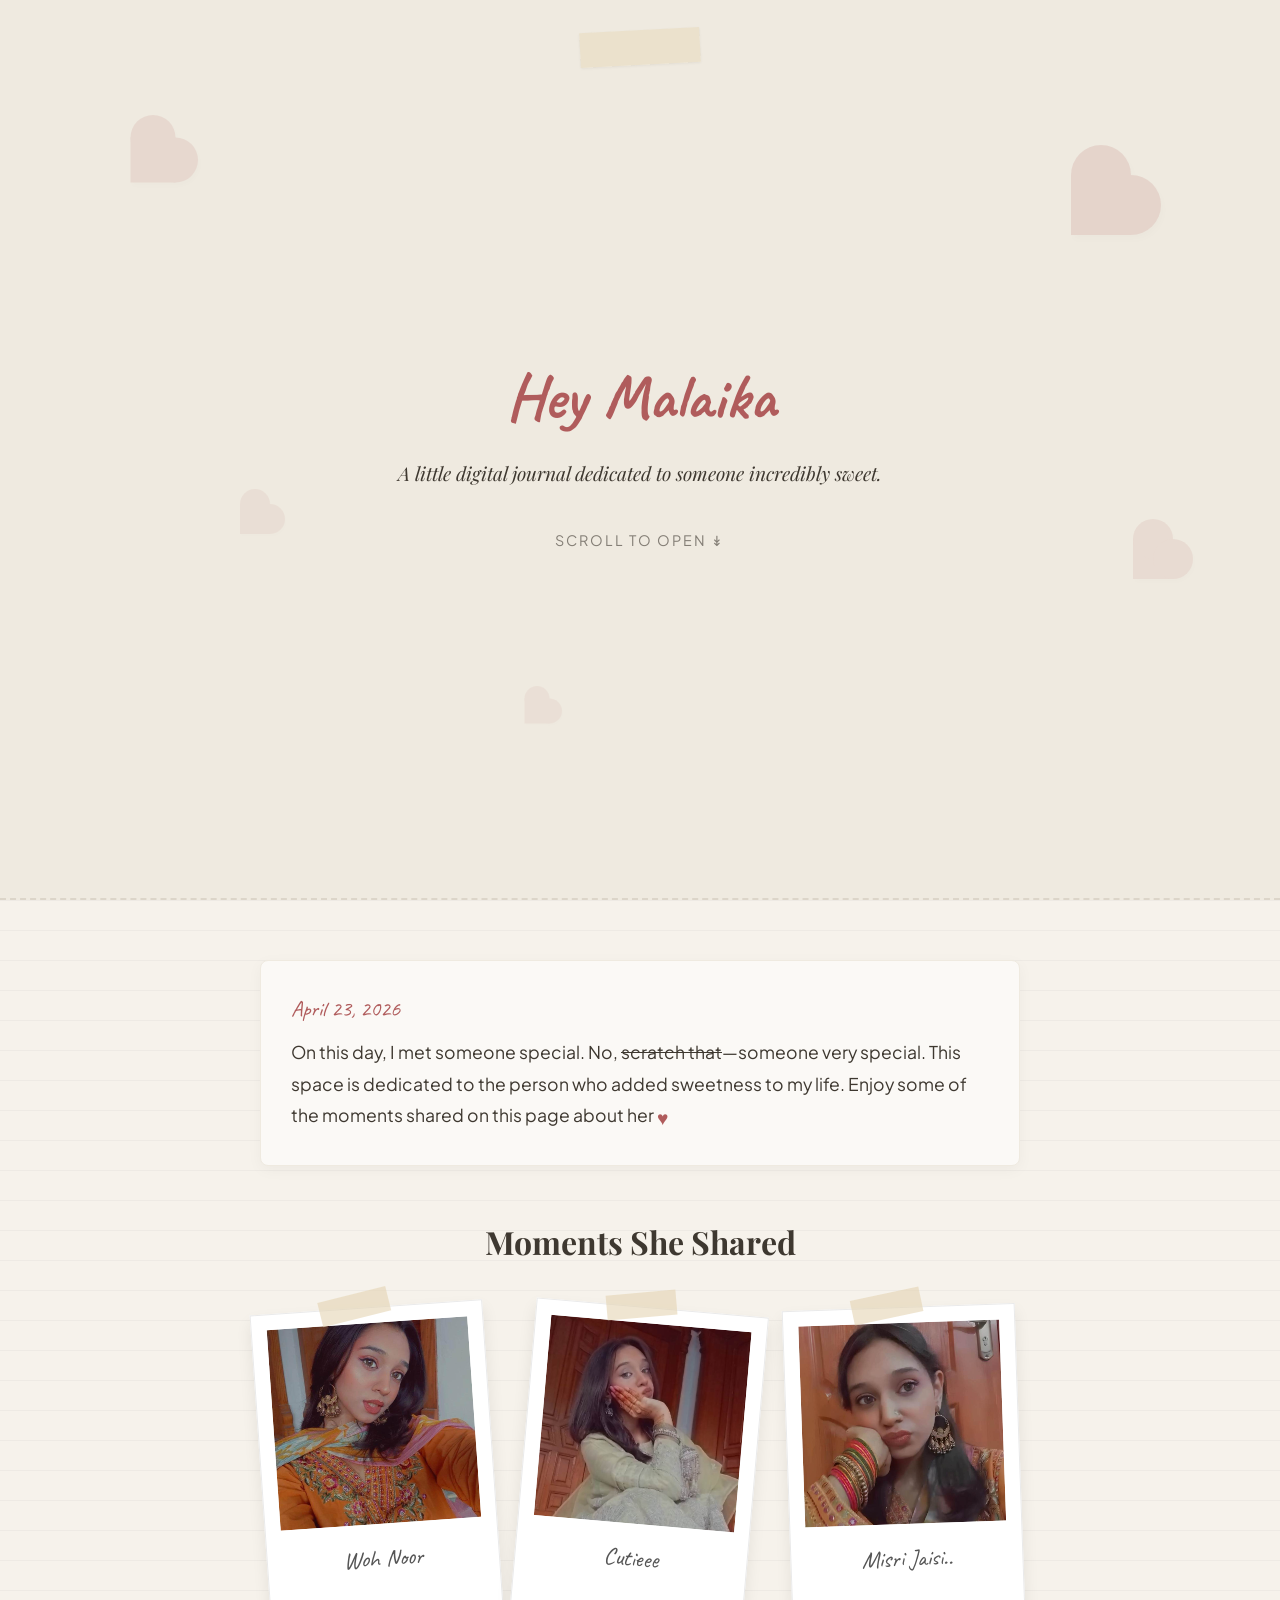
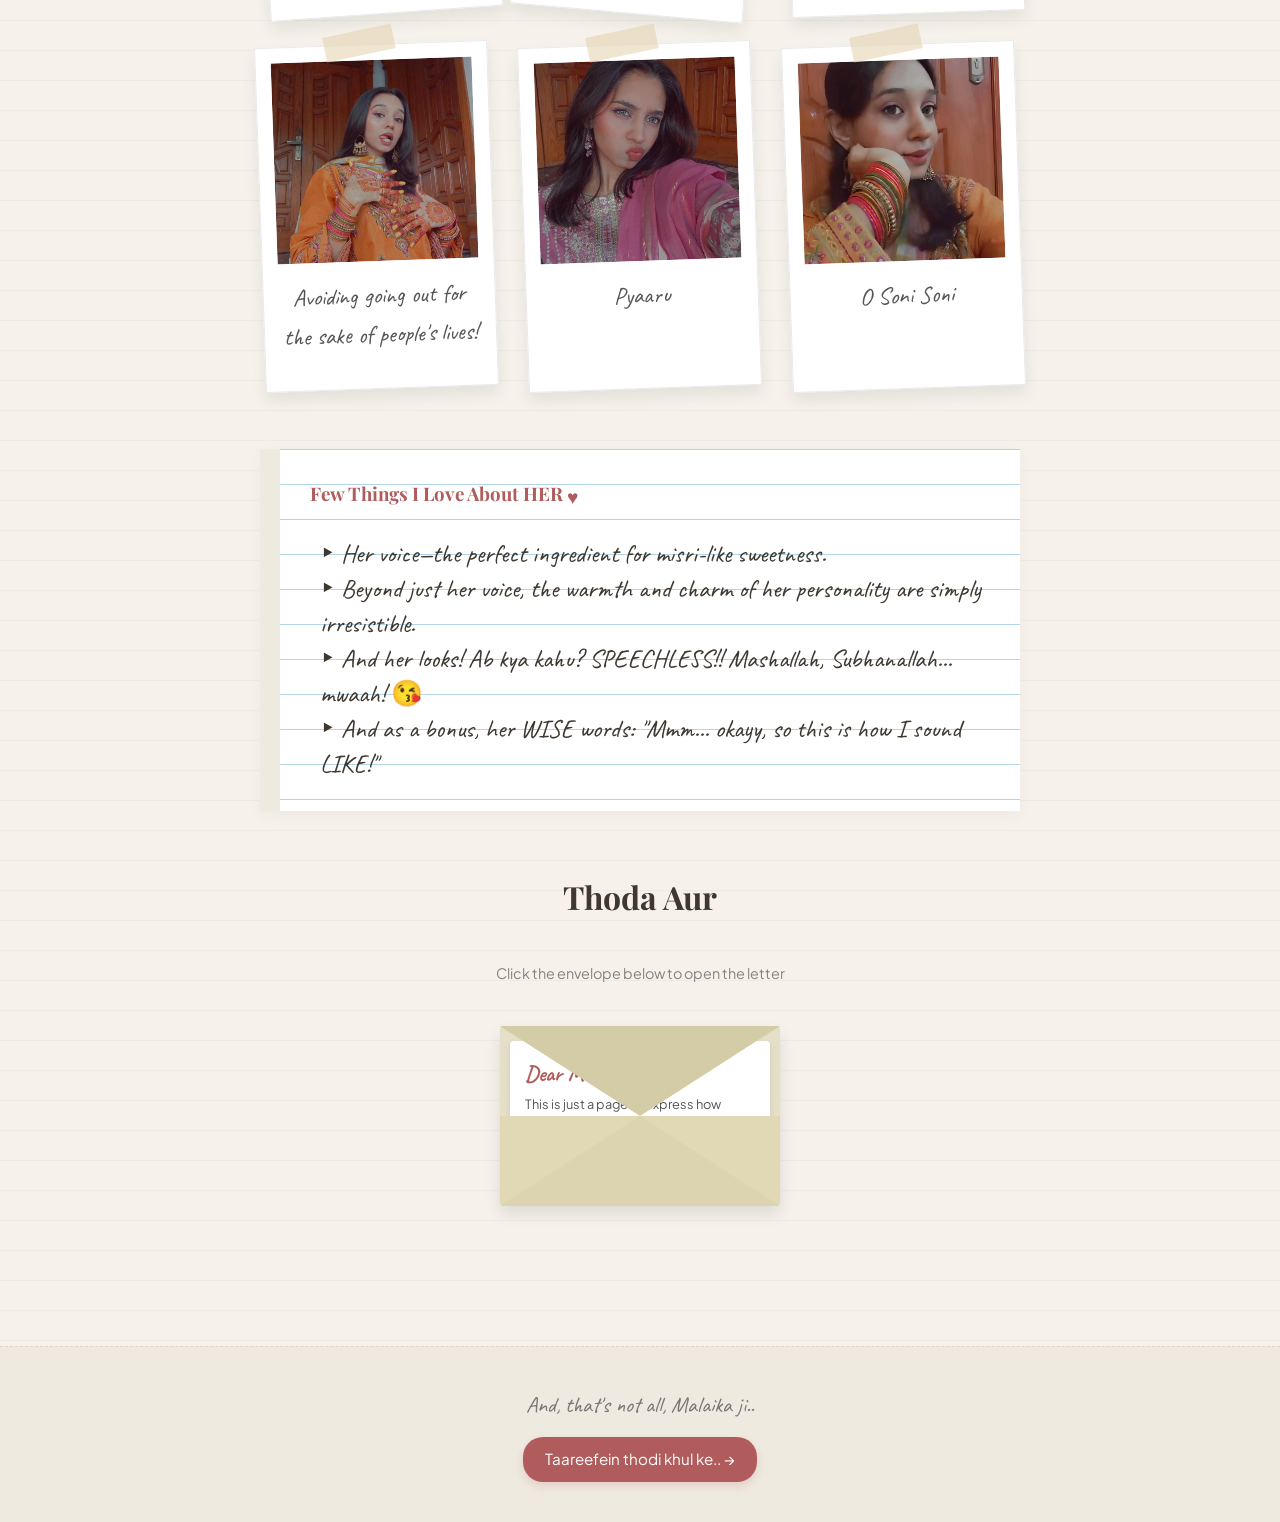
<file: index.html>
<!DOCTYPE html>
<html lang="en">
<head>
    <meta charset="UTF-8">
    <meta name="viewport" content="width=device-width, initial-scale=1.0">
    <title>For Malaika 💗</title>
    <link rel="preconnect" href="https://fonts.googleapis.com">
    <link rel="preconnect" href="https://fonts.gstatic.com" crossorigin>
    <link href="https://fonts.googleapis.com/css2?family=Caveat:wght@400..700&family=Playfair+Display:ital,wght@0,400..900;1,400..900&family=Plus+Jakarta+Sans:wght@300;400;500&display=swap" rel="stylesheet">
    <link rel="stylesheet" href="style.css">
    <link rel="icon" type="image/x-icon" href="favicon.ico">
</head>
<body>
    <header class="journal-cover">
        <div class="tape top-tape"></div>

    <div class="paper-heart heart-1"></div>
    <div class="paper-heart heart-2"></div>
    <div class="paper-heart heart-3"></div>
    <div class="paper-heart heart-4"></div>
    <div class="paper-heart heart-5"></div>

        <h1 class="cursive-title">Hey Malaika</h1>
        <p class="subtitle">A little digital journal dedicated to someone incredibly sweet.</p>
        <span class="scroll-down">scroll to open ↡</span>
    </header>


    <main class="scrapbook-page">
        
        <!-- Intro Note -->
        <section class="journal-entry">
            <span class="date">April 23, 2026</span>
            <p class="entry-text">
                On this day, I met someone special. No, <s>scratch that</s>—someone very special. This space is dedicated to the person who added sweetness to my life. Enjoy some of the moments shared on this page about her <span class="custom-heart">&hearts;</span>
            </p>
        </section>


        <section class="gallery-section">
            <h2 class="section-title">Moments She Shared</h2>
            <div class="gallery-grid">
                
                <div class="polaroid rotate-left">
                    <div class="tape-piece"></div>
                    <div class="photo-container">
                        <!-- Replace with your actual image path -->
                        <img src="images/1.jpg" alt="Cutie Malaika">
                    </div>
                    <p class="caption">Woh Noor</p>
                </div>

                <div class="polaroid rotate-right">
                    <div class="tape-piece"></div>
                    <div class="photo-container">
                        <!-- Replace with your actual video or photo path -->
                        <img src="images/2.jpg" alt="Beautiful">
                    </div>
                    <p class="caption">Cutieee</p>
                </div>

                <div class="polaroid rotate-left-slight">
                    <div class="tape-piece"></div>
                    <div class="photo-container">
                        <img src="images/3.jpg" alt="Malaika">
                    </div>
                    <p class="caption">Misri Jaisi..</p>
                </div>

                <div class="polaroid rotate-left-slight">
                    <div class="tape-piece"></div>
                    <div class="photo-container">
                        <img src="images/4.jpg" alt="Malaika">
                    </div>
                    <p class="caption">Avoiding going out for the sake of people's lives!</p>
                </div>

                <div class="polaroid rotate-left-slight">
                    <div class="tape-piece"></div>
                    <div class="photo-container">
                        <img src="images/5.jpg" alt="Malaika">
                    </div>
                    <p class="caption">Pyaaru</p>
                </div>

                <div class="polaroid rotate-left-slight">
                    <div class="tape-piece"></div>
                    <div class="photo-container">
                        <img src="images/6.jpg" alt="Malaika">
                    </div>
                    <p class="caption">O Soni Soni</p>
                </div>

            </div>
        </section>

        <section class="written-lines">
            <div class="lined-paper">
                <h3 class="paper-header">Few Things I Love About HER <span class="custom-heart">&hearts;</span></h3>
                <ul class="love-list">
                    <li>&#8227; Her voice—the perfect ingredient for misri-like sweetness.</li>
                    <li>&#8227; Beyond just her voice, the warmth and charm of her personality are simply irresistible.</li>
                    <li>&#8227; And her looks! Ab kya kahu? SPEECHLESS!! Mashallah, Subhanallah... mwaah! 😘</li>
                    <li>&#8227; And as a bonus, her WISE words: "Mmm... okayy, so this is how I sound LIKE!"</li>
                </ul>
            </div>
        </section>

        <section class="envelope-section">
            <h2 class="section-title">Thoda Aur</h2>
            <p class="tap-hint">Click the envelope below to open the letter</p>
            
            <div class="envelope-wrapper" id="envelope" onclick="void(0)">
                <div class="envelope">
                    <div class="flap"></div>
                    <div class="pocket"></div>
                    <div class="letter" id="letter">
                        <div class="letter-content">
                            <h4 class="cursive-title">Dear Malaika,</h4>
                            <p>This is just a page to express how much I admire you. The happiness you brought last night was far too deep to be explained in words. Suna tha ke sabr ka fal meetha hota hai, but itna beautiful bhi ho sakta hai, yeh nahi pata tha. When you disappeared, missing you became my everyday job. The only moments I will ever hate are the moments sans you. As I say, "who wants to dream when the reality is you?" So, let me know if there's a citizenship program to live in your heart.</p>
                            <p class="signature">— Shravan</p>
                        </div>
                    </div>
                </div>
            </div>
        </section>

    </main>

    <footer class="journal-footer">
        <p class="cursive-text">And, that's not all, Malaika ji..</p>
        <a href="taareefein.html" class="read-more-btn">Taareefein thodi khul ke.. →</a>
    </footer>

    <script src="script.js"></script>
</body>
</html>
</file>
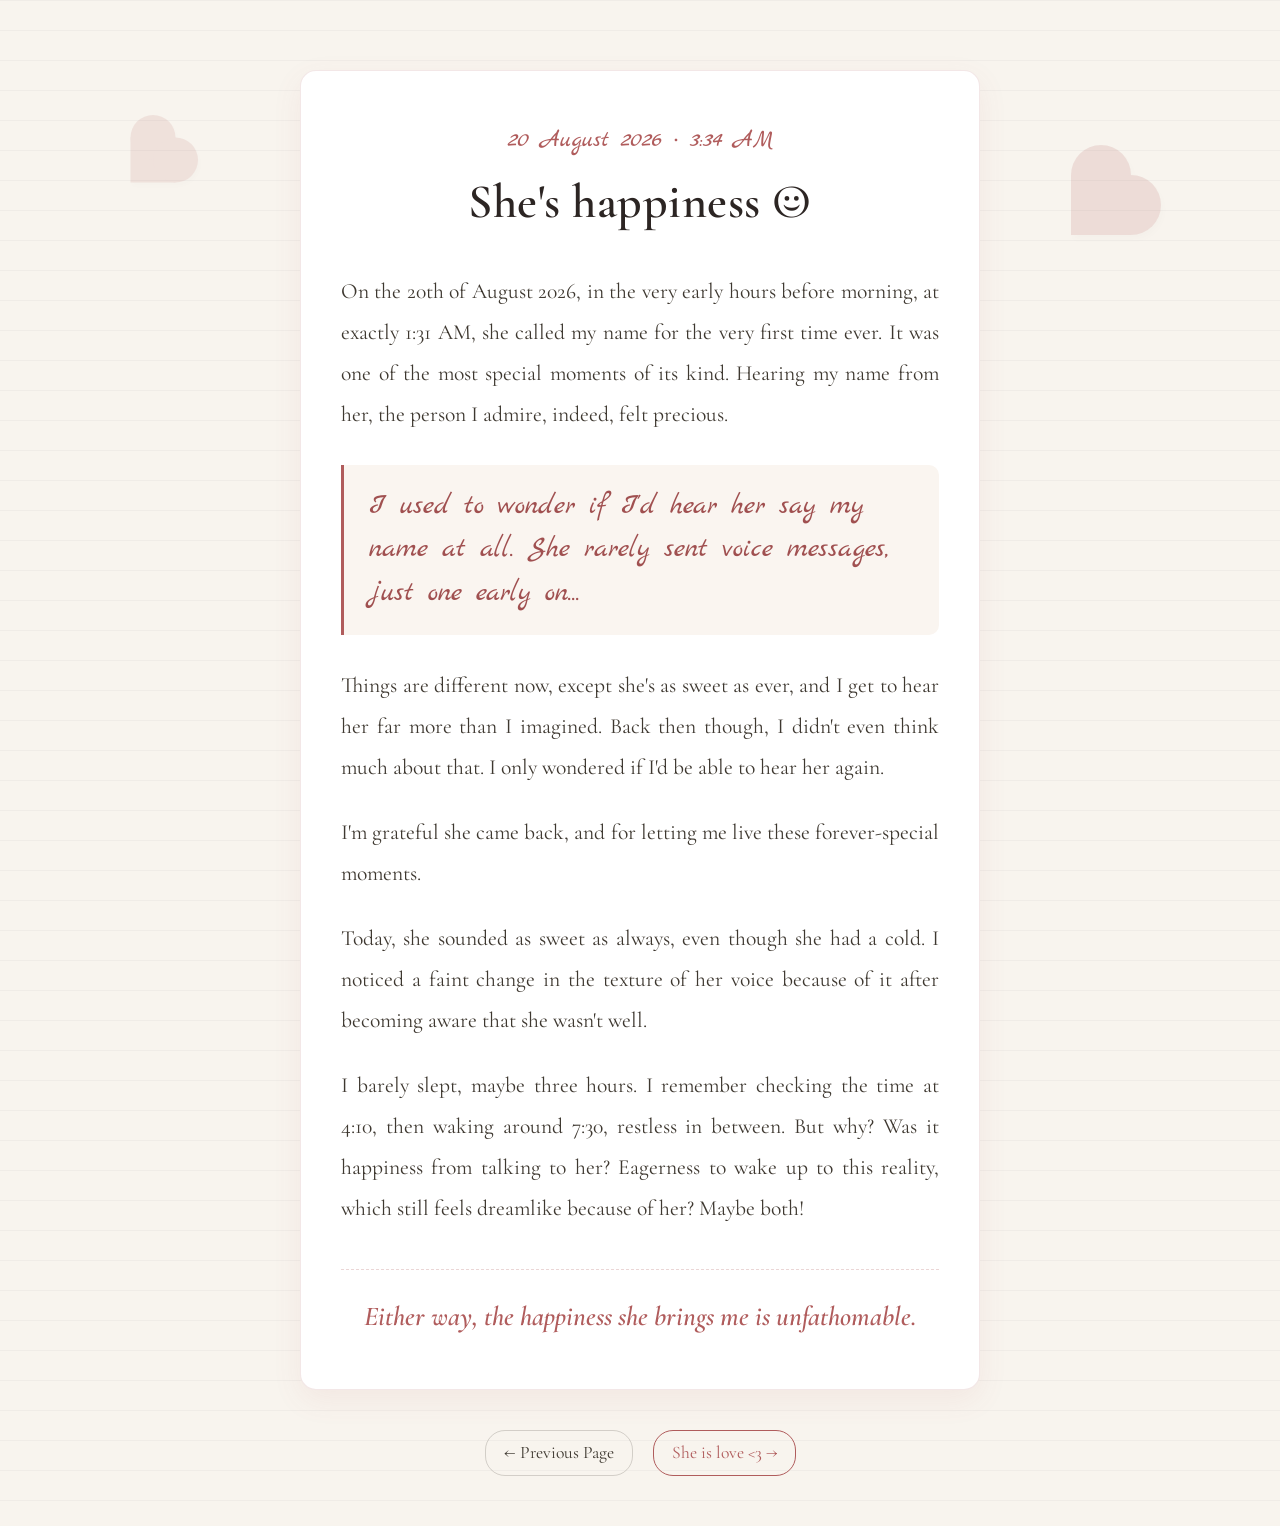
<file: 20-aug-2026.html>
<!DOCTYPE html>
<html lang="en">
<head>
    <meta charset="UTF-8">
    <meta name="viewport" content="width=device-width, initial-scale=1.0">
    <title>She's happiness - Chapter V ♥</title>
    
    <link rel="preconnect" href="https://fonts.googleapis.com">
    <link rel="preconnect" href="https://fonts.gstatic.com" crossorigin>
    <link href="https://fonts.googleapis.com/css2?family=Cormorant+Garamond:ital,wght@0,400;0,600;1,400;1,600&family=Marck+Script&display=swap" rel="stylesheet">
    <link rel="stylesheet" href="style.css">

    <style>
        .unique-story-page {
            font-family: 'Cormorant Garamond', serif;
            background-color: #f8f4ee;
            min-height: 100vh;
            display: flex;
            flex-direction: column;
            align-items: center;
            padding: 50px 20px;
        }

        .story-card {
            background: #ffffff;
            max-width: 680px;
            width: 100%;
            padding: 50px 40px;
            border-radius: 16px;
            box-shadow: 0 10px 30px rgba(176, 92, 92, 0.08);
            border: 1px solid rgba(176, 92, 92, 0.15);
            position: relative;
            margin-top: 20px;
        }

        .story-date-badge {
            font-family: 'Marck Script', cursive;
            font-size: 1.5rem;
            color: var(--accent-red);
            text-align: center;
            margin-bottom: 5px;
        }

        .story-title {
            font-family: 'Cormorant Garamond', serif;
            font-size: 3rem;
            font-weight: 600;
            text-align: center;
            color: #2c2523;
            margin-bottom: 30px;
            letter-spacing: 0.5px;
        }

        .story-p {
            font-size: 1.35rem;
            line-height: 1.9;
            color: #3e3830;
            margin-bottom: 24px;
            text-align: justify;
        }

        .special-time-card {
            background-color: #faf5f0;
            border-left: 3px solid var(--accent-red);
            padding: 20px 25px;
            border-radius: 0 10px 10px 0;
            margin: 30px 0;
        }

        .special-time-card p {
            font-family: 'Marck Script', cursive;
            font-size: 1.8rem;
            color: #a05050;
            margin: 0;
            line-height: 1.5;
        }

        .closing-quote {
            font-family: 'Cormorant Garamond', serif;
            font-style: italic;
            font-weight: 600;
            font-size: 1.7rem;
            text-align: center;
            color: var(--accent-red);
            margin-top: 40px;
            padding-top: 25px;
            border-top: 1px dashed rgba(176, 92, 92, 0.25);
        }

        .nav-footer-links {
            display: flex;
            gap: 20px;
            justify-content: center;
            align-items: center;
            margin-top: 40px;
            flex-wrap: wrap;
        }

        .nav-btn {
            font-family: 'Cormorant Garamond', serif;
            font-size: 1.1rem;
            text-decoration: none;
            color: var(--text-dark);
            padding: 8px 18px;
            border-radius: 20px;
            border: 1px solid rgba(62, 56, 48, 0.2);
            transition: all 0.3s ease;
        }

        .nav-btn:hover {
            border-color: var(--accent-red);
            color: var(--accent-red);
            background: rgba(176, 92, 92, 0.05);
        }

        @media (max-width: 600px) {
            .story-card {
                padding: 30px 20px;
            }
            .story-title {
                font-size: 2.3rem;
            }
            .story-p {
                font-size: 1.2rem;
            }
            .special-time-card p {
                font-size: 1.5rem;
            }
        }
    </style>
</head>
<body class="unique-story-page">

    <div class="paper-heart heart-1"></div>
    <div class="paper-heart heart-3"></div>

    <article class="story-card">
        <div class="story-date-badge">20 August 2026 • 3:34 AM</div>
        <h1 class="story-title">She's happiness ☺</h1>

        <p class="story-p">
            On the 20th of August 2026, in the very early hours before morning, at exactly 1:31 AM, she called my name for the very first time ever. It was one of the most special moments of its kind. Hearing my name from her, the person I admire, indeed, felt precious.
        </p>

        <div class="special-time-card">
            <p>
                I used to wonder if I'd hear her say my name at all. She rarely sent voice messages, just one early on...
            </p>
        </div>

        <p class="story-p">
            Things are different now, except she's as sweet as ever, and I get to hear her far more than I imagined. Back then though, I didn't even think much about that. I only wondered if I'd be able to hear her again.
        </p>

        <p class="story-p">
            I'm grateful she came back, and for letting me live these forever-special moments.
        </p>

        <p class="story-p">
            Today, she sounded as sweet as always, even though she had a cold. I noticed a faint change in the texture of her voice because of it after becoming aware that she wasn't well.
        </p>

        <p class="story-p">
            I barely slept, maybe three hours. I remember checking the time at 4:10, then waking around 7:30, restless in between. But why? Was it happiness from talking to her? Eagerness to wake up to this reality, which still feels dreamlike because of her? Maybe both!
        </p>

        <div class="closing-quote">
            Either way, the happiness she brings me is unfathomable.
        </div>
    </article>

    <nav class="nav-footer-links">
  <a href="a-sweet-confession.html" class="nav-btn">← Previous Page</a>
  <a href="sheislove.html" class="nav-btn" style="border-color: var(--accent-red); color: var(--accent-red);">She is love <3 →</a>
</nav>

    <script>
        document.addEventListener("DOMContentLoaded", () => {
            function createPetal() {
                const petal = document.createElement("div");
                petal.innerHTML = "🌸";
                petal.style.position = "fixed";
                petal.style.top = "-20px";
                petal.style.left = Math.random() * 100 + "vw";
                petal.style.fontSize = Math.random() * 10 + 12 + "px";
                petal.style.opacity = Math.random() * 0.5 + 0.3;
                petal.style.pointerEvents = "none";
                petal.style.zIndex = "9999";
                document.body.appendChild(petal);

                setTimeout(() => { petal.remove(); }, 7000);
            }
            setInterval(createPetal, 3000);
        });
    </script>
</body>
</html>
</file>
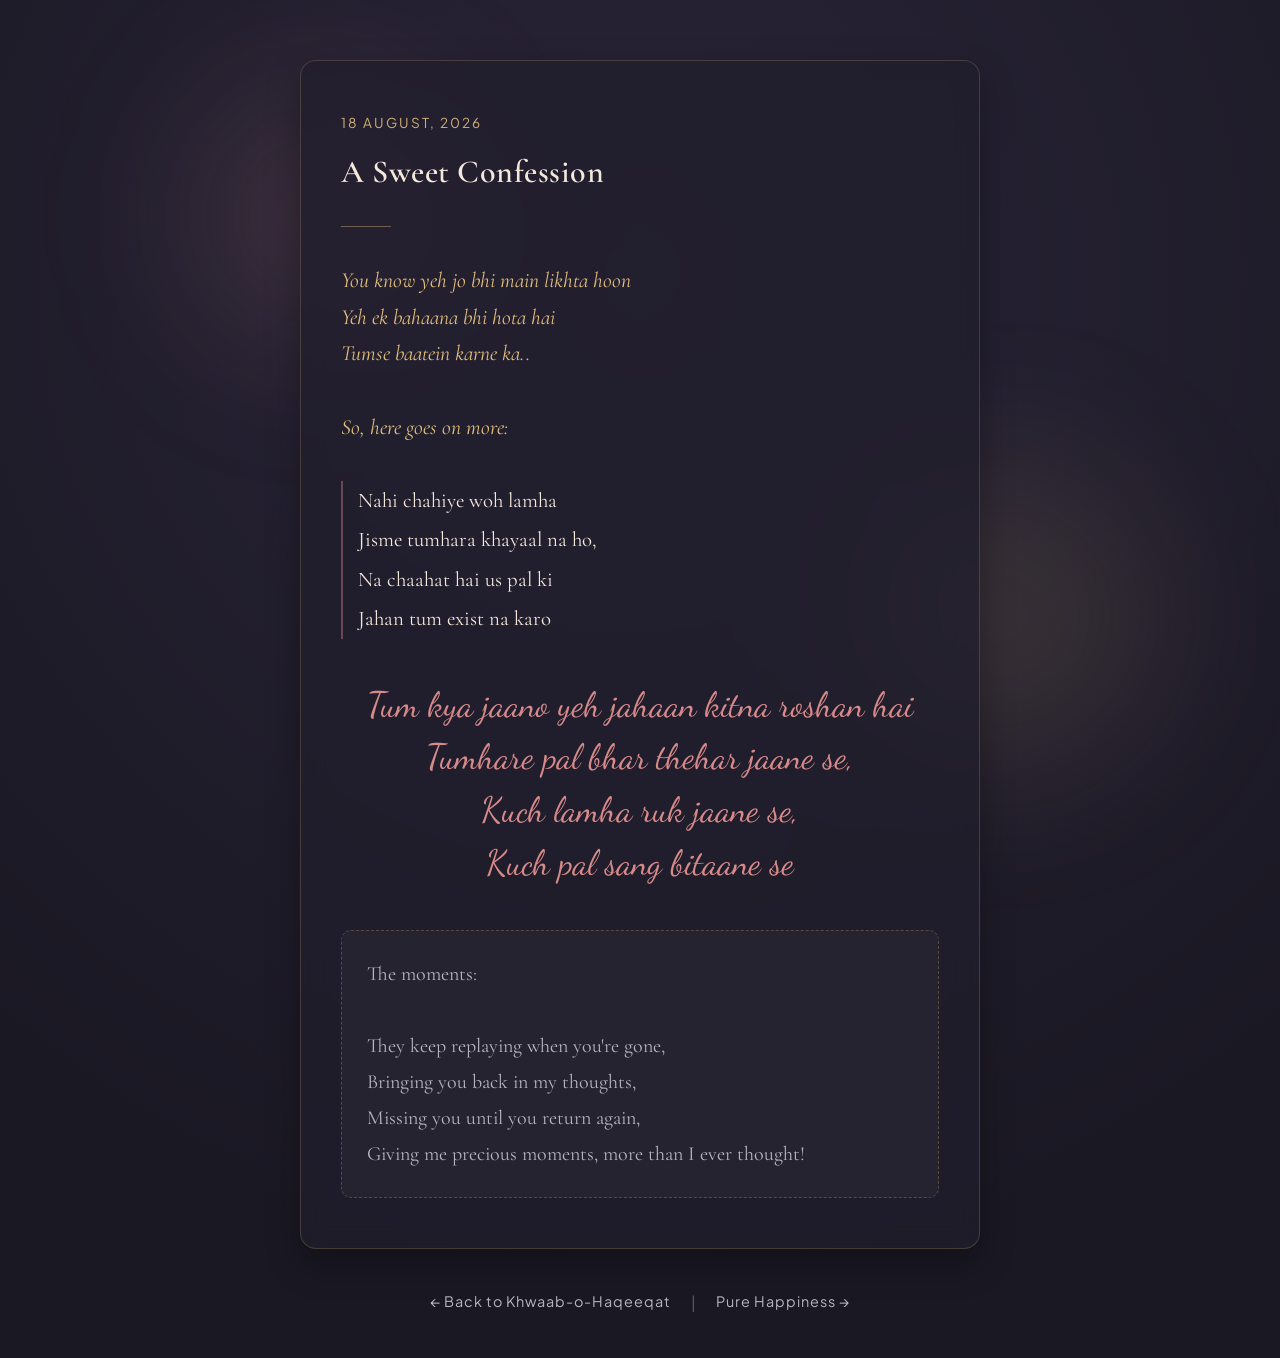
<file: a-sweet-confession.html>
<!DOCTYPE html>
<html lang="en">
<head>
  <meta charset="UTF-8">
  <meta name="viewport" content="width=device-width, initial-scale=1.0">
  <title>A Sweet Confession | For Malaika</title>
  
  <link rel="preconnect" href="https://fonts.googleapis.com">
  <link rel="preconnect" href="https://fonts.gstatic.com" crossorigin>
  <link href="https://fonts.googleapis.com/css2?family=Cormorant+Garamond:ital,wght@0,400;0,600;1,400&family=Dancing+Script:wght@600;700&family=Plus+Jakarta+Sans:wght@300;400;500&display=swap" rel="stylesheet">
  
  <style>
    :root {
      --night-bg: #1a1823;
      --card-bg: rgba(33, 30, 45, 0.75);
      --text-glow: #f4e8db;
      --accent-gold: #e2be7d;
      --accent-rose: #d88a8a;
      --subtext: #b8b3c3;
      --serif-font: 'Cormorant Garamond', serif;
      --cursive-alt: 'Dancing Script', cursive;
      --sans-font: 'Plus Jakarta Sans', sans-serif;
    }

    * {
      margin: 0;
      padding: 0;
      box-sizing: border-box;
    }

    body {
      background-color: var(--night-bg);
      color: var(--text-glow);
      font-family: var(--sans-font);
      line-height: 1.8;
      min-height: 100vh;
      display: flex;
      flex-direction: column;
      align-items: center;
      justify-content: flex-start;
      padding: 40px 20px;
      position: relative;
      overflow-x: hidden;
      background-image: radial-gradient(circle at 50% 20%, #292438 0%, #1a1823 80%);
    }

    .glow-orb {
      position: fixed;
      border-radius: 50%;
      filter: blur(80px);
      pointer-events: none;
      z-index: 1;
    }

    .orb-1 {
      width: 250px;
      height: 250px;
      background: rgba(216, 138, 138, 0.15);
      top: 10%;
      left: 15%;
    }

    .orb-2 {
      width: 300px;
      height: 300px;
      background: rgba(226, 190, 125, 0.12);
      bottom: 15%;
      right: 10%;
    }

    .confession-card {
      background: var(--card-bg);
      backdrop-filter: blur(12px);
      -webkit-backdrop-filter: blur(12px);
      border: 1px solid rgba(226, 190, 125, 0.2);
      border-radius: 16px;
      max-width: 680px;
      width: 100%;
      padding: 50px 40px;
      margin-top: 20px;
      box-shadow: 0 15px 35px rgba(0, 0, 0, 0.3);
      position: relative;
      z-index: 2;
    }

    .date-badge {
      font-family: var(--sans-font);
      font-size: 0.85rem;
      letter-spacing: 2px;
      text-transform: uppercase;
      color: var(--accent-gold);
      opacity: 0.9;
      display: block;
      margin-bottom: 8px;
    }

    .header-title {
      font-family: var(--serif-font);
      font-size: 2rem;
      font-weight: 600;
      color: var(--text-glow);
      margin-bottom: 25px;
      letter-spacing: 0.5px;
    }

    .divider {
      width: 50px;
      height: 1px;
      background: var(--accent-gold);
      opacity: 0.4;
      margin-bottom: 35px;
    }

    .intro-stanza {
      font-family: var(--serif-font);
      font-size: 1.35rem;
      font-style: italic;
      color: var(--accent-gold);
      margin-bottom: 35px;
      line-height: 1.7;
    }

    .poetry-block {
      font-family: var(--serif-font);
      font-size: 1.3rem;
      line-height: 1.9;
      color: var(--text-glow);
      margin-bottom: 35px;
      padding-left: 15px;
      border-left: 2px solid rgba(216, 138, 138, 0.4);
    }

    .highlight-stanza {
      font-family: var(--cursive-alt);
      font-size: 2.2rem;
      color: var(--accent-rose);
      line-height: 1.5;
      margin: 40px 0;
      text-align: center;
    }

    .final-stanza {
      font-family: var(--serif-font);
      font-size: 1.25rem;
      line-height: 1.8;
      color: var(--subtext);
      background: rgba(255, 255, 255, 0.03);
      padding: 25px;
      border-radius: 10px;
      border: 1px dashed rgba(226, 190, 125, 0.25);
    }

    .page-footer {
      margin-top: 40px;
      text-align: center;
      z-index: 2;
    }

    .nav-links {
      display: flex;
      justify-content: center;
      gap: 20px;
      flex-wrap: wrap;
    }

    .nav-btn {
      color: var(--subtext);
      text-decoration: none;
      font-size: 0.9rem;
      letter-spacing: 1px;
      transition: color 0.3s ease;
    }

    .nav-btn:hover {
      color: var(--accent-gold);
    }

    @media (max-width: 600px) {
      .confession-card {
        padding: 35px 22px;
      }
      .header-title {
        font-size: 2.2rem;
      }
      .highlight-stanza {
        font-size: 1.8rem;
      }
    }
  </style>
</head>
<body>

  <div class="glow-orb orb-1"></div>
  <div class="glow-orb orb-2"></div>

  <main class="confession-card">
    
    <span class="date-badge">18 August, 2026</span>
    <h1 class="header-title">A Sweet Confession</h1>
    <div class="divider"></div>

    <div class="intro-stanza">
      You know yeh jo bhi main likhta hoon<br>
      Yeh ek bahaana bhi hota hai<br>
      Tumse baatein karne ka..<br><br>
      So, here goes on more:
    </div>

    <div class="poetry-block">
      Nahi chahiye woh lamha<br>
      Jisme tumhara khayaal na ho,<br>
      Na chaahat hai us pal ki<br>
      Jahan tum exist na karo
    </div>

    <div class="highlight-stanza">
      Tum kya jaano yeh jahaan kitna roshan hai<br>
      Tumhare pal bhar thehar jaane se,<br>
      Kuch lamha ruk jaane se,<br>
      Kuch pal sang bitaane se
    </div>

    <div class="final-stanza">
      The moments:<br><br>
      They keep replaying when you're gone,<br>
      Bringing you back in my thoughts,<br>
      Missing you until you return again,<br>
      Giving me precious moments, more than I ever thought!
    </div>

  </main>

  <footer class="page-footer">
    <div class="nav-links">
      <a href="khwaab-o-haqeeqat.html" class="nav-btn">← Back to Khwaab-o-Haqeeqat</a>
      <span style="color: var(--subtext); opacity: 0.4;">|</span>
      <a href="20-aug-2026.html" class="nav-btn">Pure Happiness →</a>
    </div>
  </footer>

  <script>
    document.addEventListener("DOMContentLoaded", () => {
      const sparkles = ["✨", "⭐", "💫", "🌟"];

      function createSparkle() {
        const star = document.createElement("div");
        star.innerHTML = sparkles[Math.floor(Math.random() * sparkles.length)];
        star.style.position = "fixed";
        star.style.bottom = "-20px";
        star.style.left = Math.random() * 100 + "vw";
        star.style.fontSize = Math.random() * 8 + 10 + "px";
        star.style.opacity = Math.random() * 0.6 + 0.2;
        star.style.pointerEvents = "none";
        star.style.zIndex = "9999";
        star.style.animation = "floatUp " + (Math.random() * 4 + 5) + "s linear forwards";
        document.body.appendChild(star);

        setTimeout(() => { star.remove(); }, 9000);
      }

      setInterval(createSparkle, 2000);
    });
  </script>

  <style>
    @keyframes floatUp {
      0% {
        transform: translateY(0) rotate(0deg);
        opacity: 0;
      }
      20% {
        opacity: 0.7;
      }
      80% {
        opacity: 0.7;
      }
      100% {
        transform: translateY(-105vh) rotate(180deg);
        opacity: 0;
      }
    }
  </style>

</body>
</html>
</file>
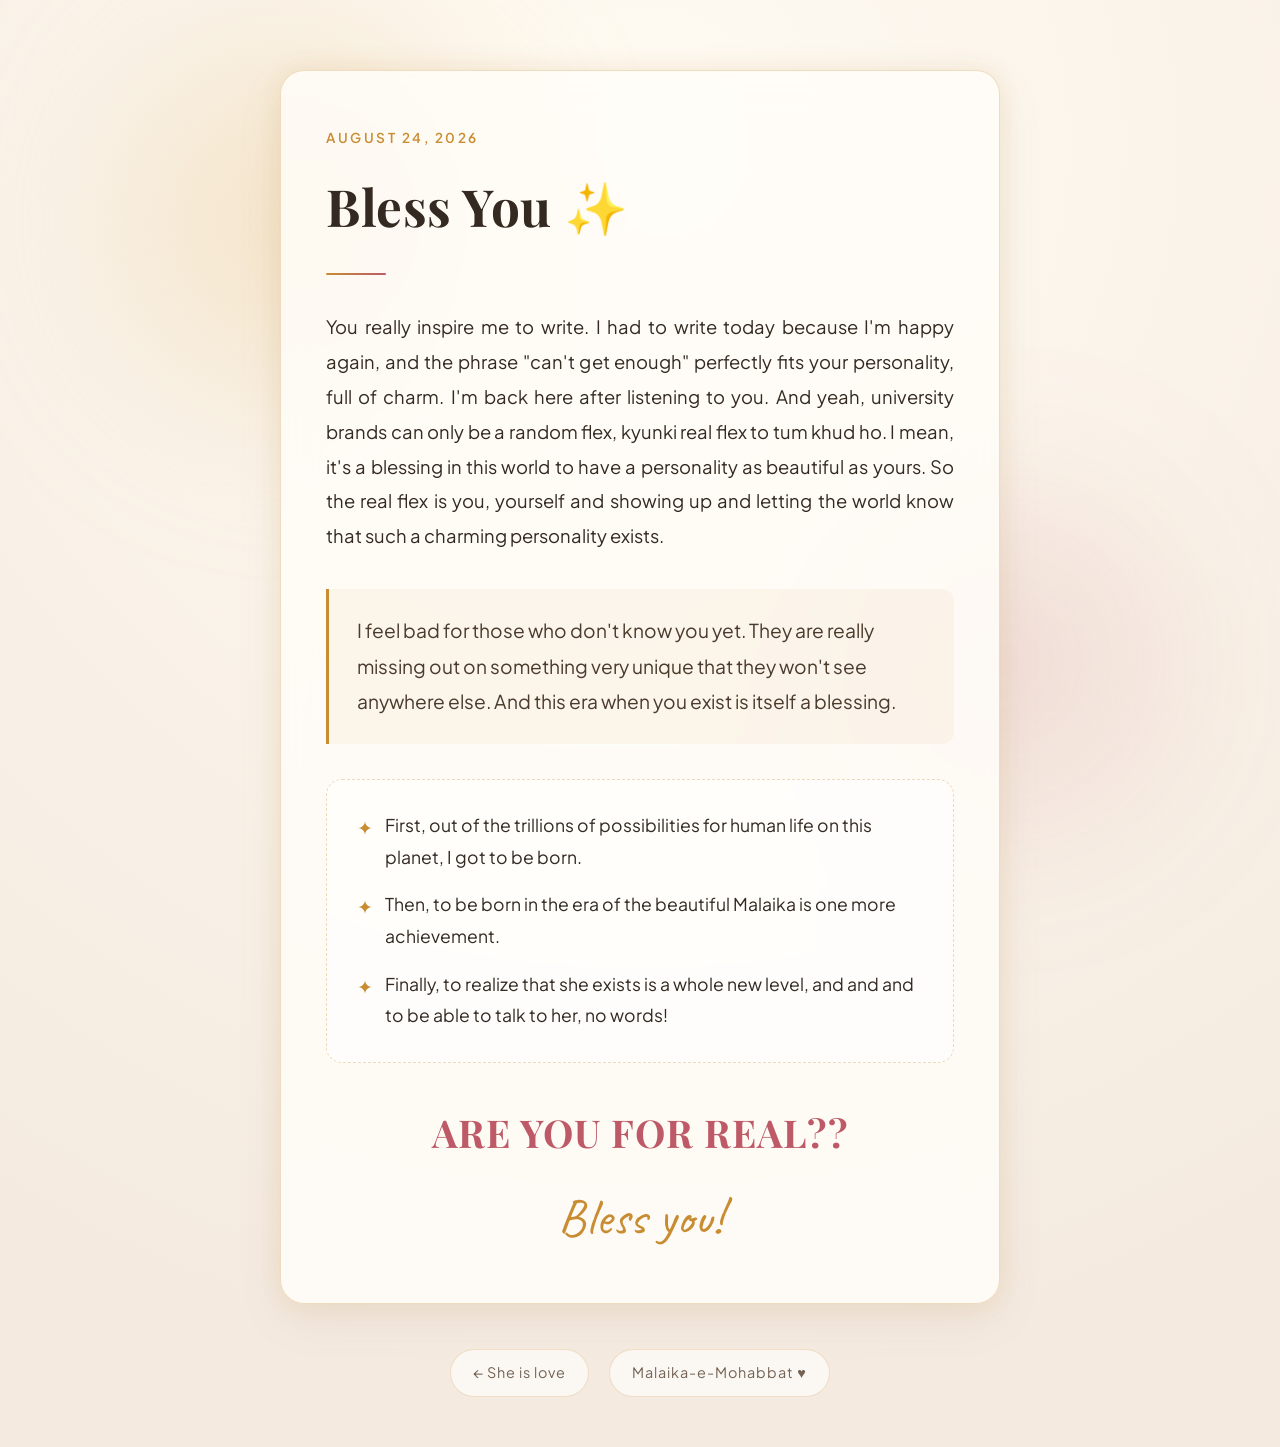
<file: bless-you.html>
<!DOCTYPE html>
<html lang="en">
<head>
  <meta charset="UTF-8">
  <meta name="viewport" content="width=device-width, initial-scale=1.0">
  <title>Bless You ✨ | Malaika ♥</title>
  
  <link rel="preconnect" href="https://fonts.googleapis.com">
  <link rel="preconnect" href="https://fonts.gstatic.com" crossorigin>
  <link href="https://fonts.googleapis.com/css2?family=Caveat:wght@600;700&family=Playfair+Display:ital,wght@0,600;0,700;1,400&family=Plus+Jakarta+Sans:wght@300;400;500;600&display=swap" rel="stylesheet">
  
  <style>
    :root {
      --bg-gradient: radial-gradient(circle at 50% 10%, #fffbf2 0%, #f4eae0 85%);
      --card-bg: rgba(255, 253, 248, 0.85);
      --border-gold: rgba(212, 163, 89, 0.35);
      --text-main: #342a22;
      --text-muted: #736354;
      --accent-gold: #c88d33;
      --accent-rose: #be5a67;
      --serif-font: 'Playfair Display', serif;
      --cursive-font: 'Caveat', cursive;
      --sans-font: 'Plus Jakarta Sans', sans-serif;
    }

    * {
      margin: 0;
      padding: 0;
      box-sizing: border-box;
    }

    body {
      background: #f4eae0;
      background-image: var(--bg-gradient);
      color: var(--text-main);
      font-family: var(--sans-font);
      min-height: 100vh;
      display: flex;
      flex-direction: column;
      align-items: center;
      justify-content: flex-start;
      padding: 50px 20px;
      position: relative;
      overflow-x: hidden;
      line-height: 1.8;
    }

    /* Ambient Sun Orbs */
    .glow-orb {
      position: fixed;
      border-radius: 50%;
      filter: blur(90px);
      pointer-events: none;
      z-index: 1;
    }

    .orb-1 {
      width: 350px;
      height: 350px;
      background: rgba(232, 198, 142, 0.35);
      top: 5%;
      left: 10%;
    }

    .orb-2 {
      width: 300px;
      height: 300px;
      background: rgba(190, 90, 103, 0.15);
      bottom: 10%;
      right: 10%;
    }

    /* Main Container Card */
    .bless-card {
      background: var(--card-bg);
      backdrop-filter: blur(16px);
      -webkit-backdrop-filter: blur(16px);
      border: 1px solid var(--border-gold);
      border-radius: 24px;
      max-width: 720px;
      width: 100%;
      padding: 55px 45px;
      margin-top: 20px;
      box-shadow: 0 15px 45px rgba(160, 120, 70, 0.1), 0 0 25px rgba(212, 163, 89, 0.15);
      position: relative;
      z-index: 2;
    }

    .date-badge {
      font-family: var(--sans-font);
      font-size: 0.85rem;
      letter-spacing: 2.5px;
      text-transform: uppercase;
      color: var(--accent-gold);
      font-weight: 600;
      display: block;
      margin-bottom: 10px;
    }

    .header-title {
      font-family: var(--serif-font);
      font-size: 3.2rem;
      font-weight: 700;
      color: var(--text-main);
      margin-bottom: 20px;
      letter-spacing: 0.5px;
    }

    .divider {
      width: 60px;
      height: 2px;
      background: linear-gradient(90deg, var(--accent-gold), var(--accent-rose));
      margin-bottom: 35px;
      border-radius: 2px;
    }

    .p-text {
      font-size: 1.15rem;
      color: var(--text-main);
      margin-bottom: 26px;
      text-align: justify;
      line-height: 1.9;
      font-weight: 400;
    }

    .highlight-card {
      background: rgba(212, 163, 89, 0.08);
      border-left: 3px solid var(--accent-gold);
      padding: 24px 28px;
      border-radius: 0 12px 12px 0;
      margin: 35px 0;
    }

    .highlight-card p {
      font-size: 1.2rem;
      color: #4a3b2c;
      margin: 0;
      line-height: 1.85;
    }

    .realization-list {
      background: rgba(255, 255, 255, 0.6);
      border: 1px dashed rgba(212, 163, 89, 0.4);
      border-radius: 16px;
      padding: 30px;
      margin: 35px 0;
    }

    .realization-step {
      font-family: var(--sans-font);
      font-size: 1.1rem;
      color: var(--text-main);
      margin-bottom: 16px;
      position: relative;
      padding-left: 28px;
    }

    .realization-step::before {
      content: "✦";
      position: absolute;
      left: 0;
      color: var(--accent-gold);
      font-size: 1.2rem;
    }

    .realization-step:last-child {
      margin-bottom: 0;
    }

    .exclamation-text {
      font-family: var(--serif-font);
      font-size: 2.4rem;
      font-weight: 700;
      color: var(--accent-rose);
      text-align: center;
      margin: 35px 0 20px 0;
      letter-spacing: 1px;
    }

    .closing-bless {
      font-family: var(--cursive-font);
      font-size: 3.2rem;
      color: var(--accent-gold);
      text-align: center;
      margin-top: 10px;
      line-height: 1.2;
    }

    .page-footer {
      margin-top: 45px;
      text-align: center;
      z-index: 2;
    }

    .nav-links {
      display: flex;
      justify-content: center;
      align-items: center;
      gap: 20px;
      flex-wrap: wrap;
    }

    .nav-btn {
      color: var(--text-muted);
      text-decoration: none;
      font-family: var(--sans-font);
      font-size: 0.9rem;
      letter-spacing: 1px;
      padding: 10px 22px;
      border-radius: 25px;
      border: 1px solid rgba(212, 163, 89, 0.3);
      transition: all 0.3s ease;
      background: rgba(255, 255, 255, 0.6);
    }

    .nav-btn:hover {
      color: var(--accent-gold);
      border-color: var(--accent-gold);
      box-shadow: 0 4px 15px rgba(212, 163, 89, 0.2);
      background: #ffffff;
    }

    @media (max-width: 600px) {
      .bless-card {
        padding: 35px 22px;
      }
      .header-title {
        font-size: 2.4rem;
      }
      .exclamation-text {
        font-size: 1.8rem;
      }
      .closing-bless {
        font-size: 2.6rem;
      }
    }
  </style>
</head>
<body>

  <div class="glow-orb orb-1"></div>
  <div class="glow-orb orb-2"></div>

  <main class="bless-card">
    
    <span class="date-badge">August 24, 2026</span>
    <h1 class="header-title">Bless You ✨</h1>
    <div class="divider"></div>

    <p class="p-text">
      You really inspire me to write. I had to write today because I'm happy again, and the phrase "can't get enough" perfectly fits your personality, full of charm. I'm back here after listening to you. And yeah, university brands can only be a random flex, kyunki real flex to tum khud ho. I mean, it's a blessing in this world to have a personality as beautiful as yours. So the real flex is you, yourself and showing up and letting the world know that such a charming personality exists.
    </p>

    <div class="highlight-card">
      <p>
        I feel bad for those who don't know you yet. They are really missing out on something very unique that they won't see anywhere else. And this era when you exist is itself a blessing.
      </p>
    </div>

    <div class="realization-list">
      <div class="realization-step">
        First, out of the trillions of possibilities for human life on this planet, I got to be born.
      </div>
      <div class="realization-step">
        Then, to be born in the era of the beautiful Malaika is one more achievement.
      </div>
      <div class="realization-step">
        Finally, to realize that she exists is a whole new level, and and and to be able to talk to her, no words!
      </div>
    </div>

    <div class="exclamation-text">
      ARE YOU FOR REAL??
    </div>

    <div class="closing-bless">
      Bless you!
    </div>

  </main>

  <footer class="page-footer">
    <div class="nav-links">
      <a href="sheislove.html" class="nav-btn">← She is love</a>
      <a href="malaika-e-mohabbat.html" class="nav-btn">Malaika-e-Mohabbat ♥</a>
    </div>
  </footer>

  <script>
    document.addEventListener("DOMContentLoaded", () => {
      const sparkles = ["✨", "⭐", "🌟", "💫"];

      function createSparkle() {
        const star = document.createElement("div");
        star.innerHTML = sparkles[Math.floor(Math.random() * sparkles.length)];
        star.style.position = "fixed";
        star.style.bottom = "-20px";
        star.style.left = Math.random() * 100 + "vw";
        star.style.fontSize = Math.random() * 8 + 10 + "px";
        star.style.opacity = Math.random() * 0.6 + 0.2;
        star.style.pointerEvents = "none";
        star.style.zIndex = "9999";
        star.style.animation = "floatUp " + (Math.random() * 4 + 6) + "s linear forwards";
        document.body.appendChild(star);

        setTimeout(() => { star.remove(); }, 10000);
      }

      setInterval(createSparkle, 2000);
    });
  </script>

  <style>
    @keyframes floatUp {
      0% {
        transform: translateY(0) rotate(0deg);
        opacity: 0;
      }
      20% {
        opacity: 0.8;
      }
      80% {
        opacity: 0.8;
      }
      100% {
        transform: translateY(-105vh) rotate(180deg);
        opacity: 0;
      }
    }
  </style>

</body>
</html>
</file>
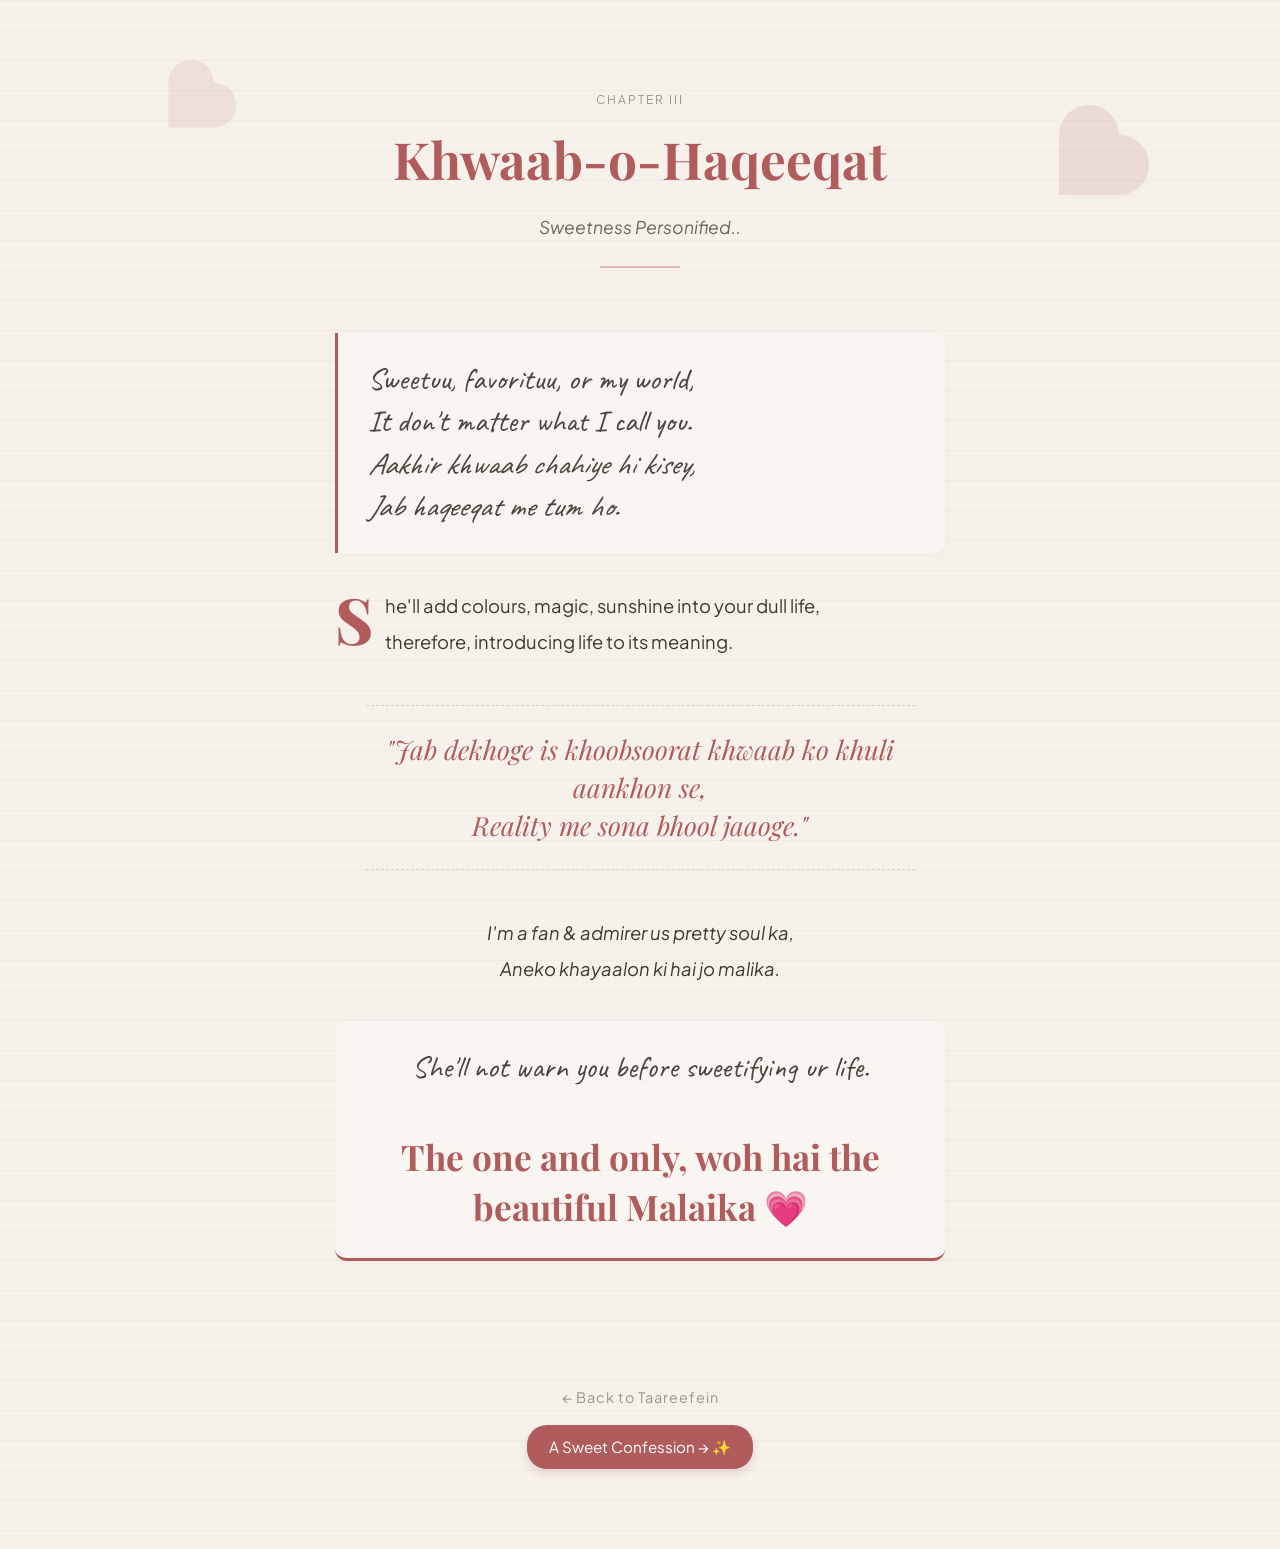
<file: khwaab-o-haqeeqat.html>
<!DOCTYPE html>
<html lang="en">
<head>
  <meta charset="UTF-8">
  <meta name="viewport" content="width=device-width, initial-scale=1.0">
  <title>Khwaab-o-Haqeeqat | For Malaika 💗</title>
  
  <link rel="preconnect" href="https://fonts.googleapis.com">
  <link rel="preconnect" href="https://fonts.gstatic.com" crossorigin>
  <link href="https://fonts.googleapis.com/css2?family=Caveat:wght@500;700&family=Playfair+Display:ital,wght@0,600;1,400&family=Plus+Jakarta+Sans:ital,wght@0,400;0,600;1,400&display=swap" rel="stylesheet">
  
  <link rel="stylesheet" href="style.css">
</head>
<body class="article-page">

  <div class="paper-heart heart-1"></div>
  <div class="paper-heart heart-3"></div>

  <header class="article-header">
    <span class="small-tag">Chapter III</span>
    <h1 class="main-heading">Khwaab-o-Haqeeqat</h1>
    <p class="article-subtitle">Sweetness Personified..</p>
    <div class="header-divider"></div>
  </header>

  <main class="article-wrapper">
    
    <div class="handwritten-block">
      Sweetuu, favorituu, or my world,<br>
      It don't matter what I call you.<br>
      <em>Aakhir khwaab chahiye hi kisey,<br>
      Jab haqeeqat me tum ho.</em>
    </div>

    <p class="paragraph editorial dropcap">
      She'll add colours, magic, sunshine into your dull life,<br>therefore, introducing life to its meaning. 
    </p>

    <div class="highlight-phrase">
      "Jab dekhoge is khoobsoorat khwaab ko khuli aankhon se,<br>
      Reality me sona bhool jaaoge."
    </div>

    <p class="paragraph editorial" style="text-align: center; font-style: italic;">
      I'm a fan & admirer us pretty soul ka,<br>
      Aneko khayaalon ki hai jo malika.
    </p>

    <div class="handwritten-block" style="text-align: center; border-left: none; border-bottom: 3px solid var(--accent-red); border-radius: 12px;">
      She'll not warn you before sweetifying ur life.<br><br>
      <span style="font-family: var(--heading-font); font-size: 2.2rem; color: var(--accent-red); font-weight: 700;">
        The one and only, woh hai the beautiful Malaika 💗
      </span>
    </div>

  </main>

  <footer class="article-footer">
  <div class="footer-nav-stacked">
    <a href="taareefein.html" class="back-home-btn">← Back to Taareefein</a>
    <a href="a-sweet-confession.html" class="read-more-btn">A Sweet Confession → ✨</a>
  </div>
</footer>

  <script>
    document.addEventListener("DOMContentLoaded", () => {
      function createPetal() {
        const petal = document.createElement("div");
        petal.innerHTML = "🌸";
        petal.style.position = "fixed";
        petal.style.top = "-20px";
        petal.style.left = Math.random() * 100 + "vw";
        petal.style.fontSize = Math.random() * 10 + 12 + "px";
        petal.style.opacity = Math.random() * 0.5 + 0.3;
        petal.style.pointerEvents = "none";
        petal.style.zIndex = "9999";
        petal.style.animation = "fall 6s linear forwards";
        document.body.appendChild(petal);

        setTimeout(() => { petal.remove(); }, 6000);
      }
      setInterval(createPetal, 2500);
    });
  </script>

  <style>
    @keyframes fall {
      to {
        transform: translateY(105vh) rotate(360deg);
      }
    }
  </style>

</body>
</html>
</file>
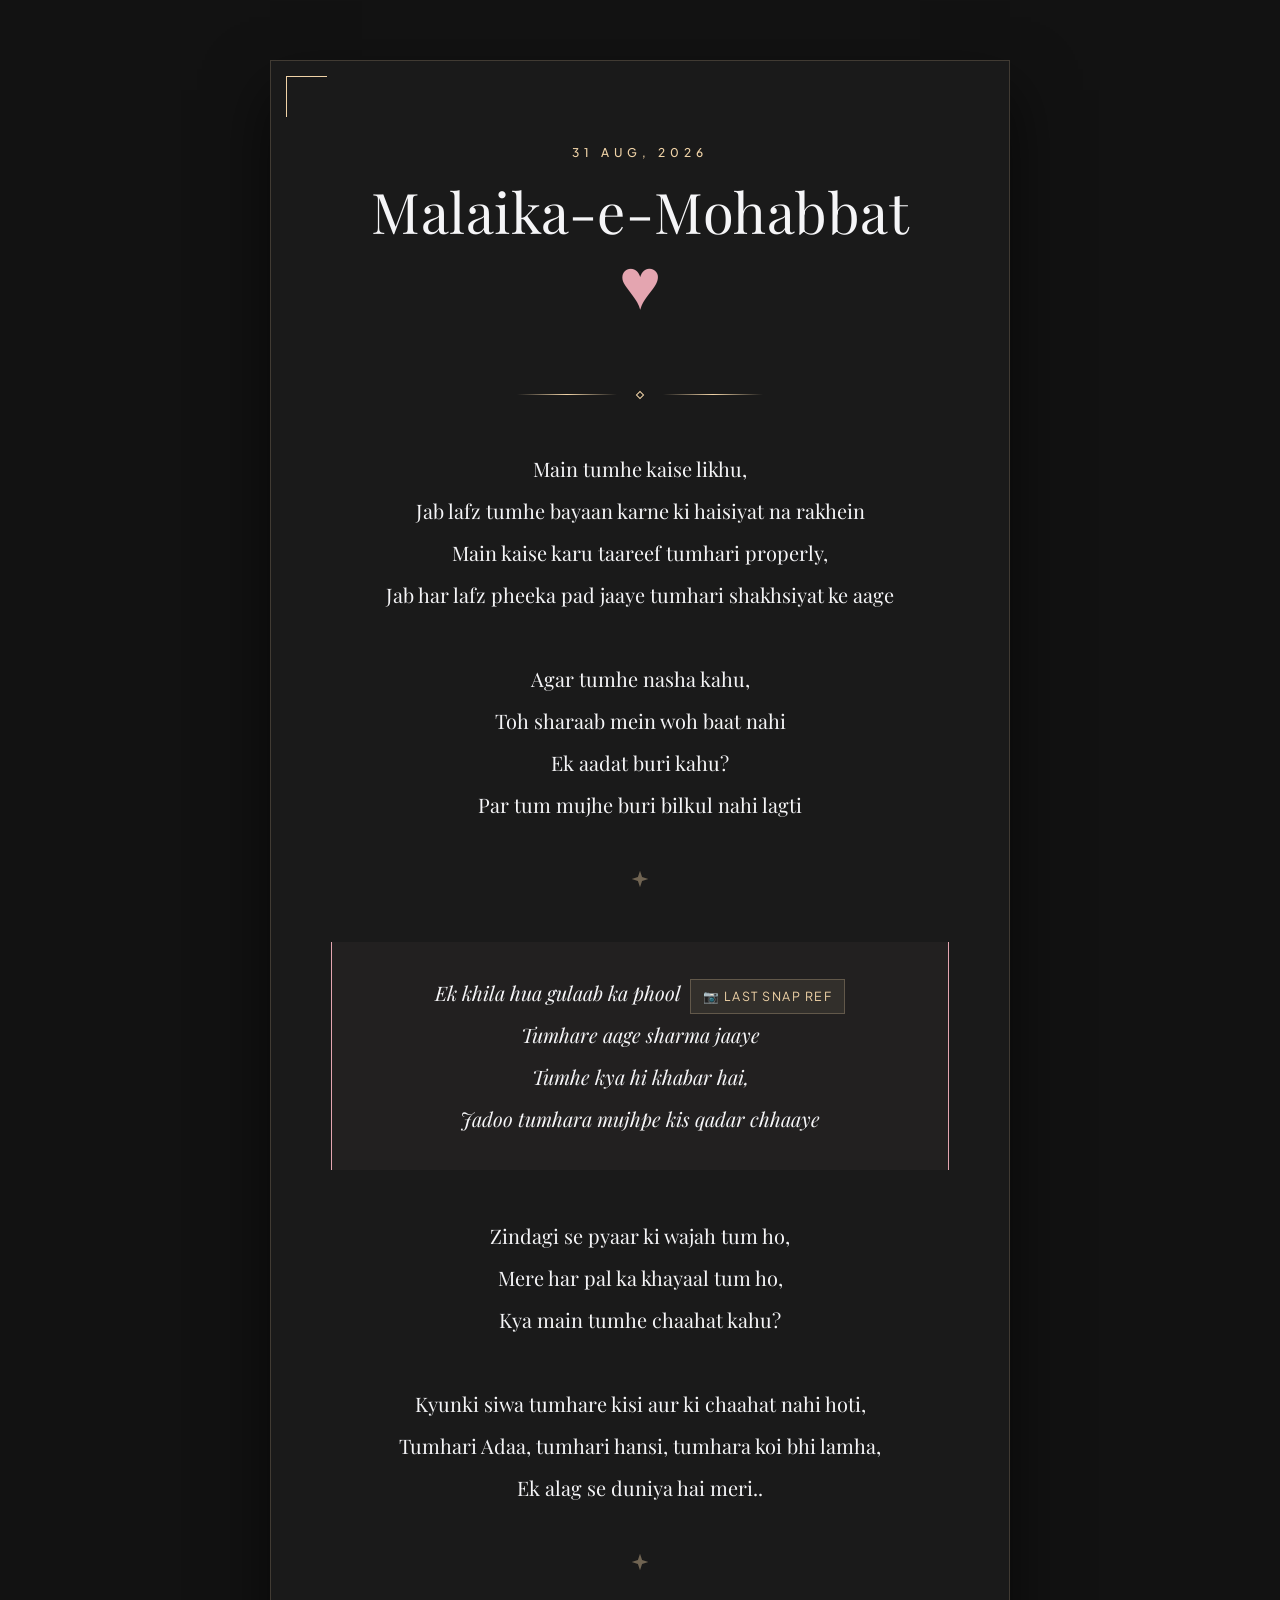
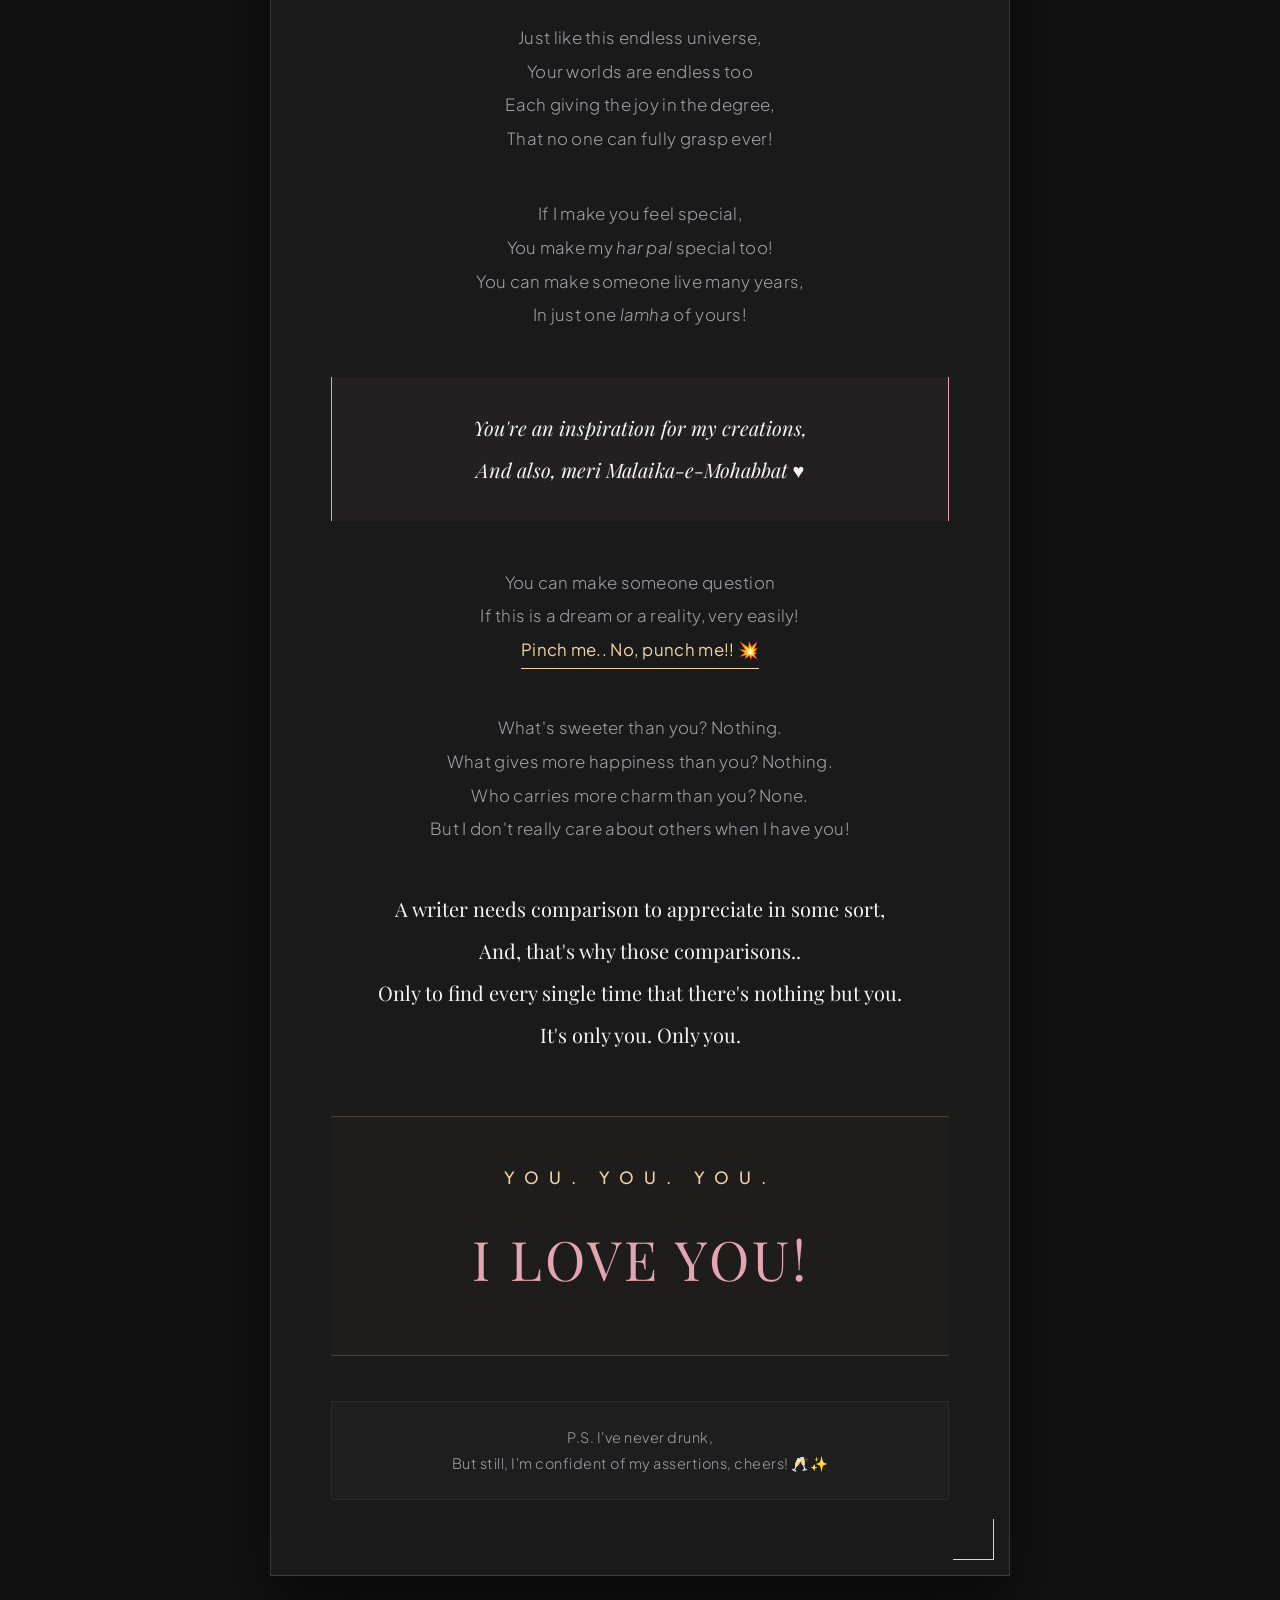
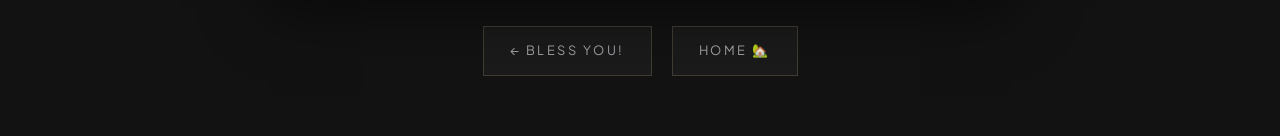
<file: malaika-e-mohabbat.html>
<!DOCTYPE html>
<html lang="en">
<head>
  <meta charset="UTF-8">
  <meta name="viewport" content="width=device-width, initial-scale=1.0">
  <title>Malaika-e-Mohabbat | For Malaika ♥</title>
  
  <link rel="preconnect" href="https://fonts.googleapis.com">
  <link rel="preconnect" href="https://fonts.gstatic.com" crossorigin>
  <link href="https://fonts.googleapis.com/css2?family=Alex+Brush&family=Playfair+Display:ital,wght@0,400;0,500;0,600;1,400;1,500&family=Plus+Jakarta+Sans:wght@300;400;500;600&display=swap" rel="stylesheet">
  
  <style>
    :root {
      --bg-dark: #121212;
      --card-bg: #1a1a1a;
      --text-main: #f5f5f7;
      --text-sub: #a1a1a6;
      --accent-gold: #f0d3a7;
      --accent-blush: #e4a5b0;
      --accent-crimson: #c84b61;
      --border-minimal: rgba(240, 211, 167, 0.18);
      --font-editorial: 'Playfair Display', serif;
      --font-cursive: 'Alex Brush', cursive;
      --font-sans: 'Plus Jakarta Sans', sans-serif;
    }

    * {
      margin: 0;
      padding: 0;
      box-sizing: border-box;
    }

    body {
      background-color: var(--bg-dark);
      color: var(--text-main);
      font-family: var(--font-editorial);
      line-height: 1.85;
      min-height: 100vh;
      display: flex;
      flex-direction: column;
      align-items: center;
      padding: 60px 20px;
      overflow-x: hidden;
    }

    /* Outer Wrapper */
    .main-container {
      max-width: 740px;
      width: 100%;
      position: relative;
    }

    /* Minimalist Luxury Card */
    .editorial-card {
      background: var(--card-bg);
      border: 1px solid var(--border-minimal);
      border-radius: 0px; /* Sharp minimalist geometry */
      padding: 75px 60px;
      box-shadow: 0 30px 60px rgba(0, 0, 0, 0.6);
      position: relative;
    }

    /* Corner Accent Lines */
    .editorial-card::before {
      content: '';
      position: absolute;
      top: 15px;
      left: 15px;
      width: 40px;
      height: 40px;
      border-top: 1px solid var(--accent-gold);
      border-left: 1px solid var(--accent-gold);
    }

    .editorial-card::after {
      content: '';
      position: absolute;
      bottom: 15px;
      right: 15px;
      width: 40px;
      height: 40px;
      border-bottom: 1px solid var(--accent-gold);
      border-right: 1px solid var(--accent-gold);
    }

    /* Header Section */
    .header-section {
      text-align: center;
      margin-bottom: 50px;
    }

    .date-badge {
      font-family: var(--font-sans);
      font-size: 0.75rem;
      letter-spacing: 5px;
      text-transform: uppercase;
      color: var(--accent-gold);
      display: inline-block;
      margin-bottom: 15px;
      font-weight: 500;
    }

    .main-title {
      font-family: var(--font-editorial);
      font-size: 3.5rem;
      font-weight: 400;
      color: var(--text-main);
      line-height: 1.15;
      letter-spacing: 0.5px;
    }

    .title-cursive {
      font-family: var(--font-cursive);
      font-size: 4.5rem;
      color: var(--accent-blush);
      display: block;
      margin-top: -15px;
    }

    /* Minimal Geometric Divider */
    .geometric-divider {
      display: flex;
      align-items: center;
      justify-content: center;
      gap: 20px;
      margin: 30px 0 45px;
    }

    .divider-line {
      height: 1px;
      width: 100px;
      background: linear-gradient(90deg, transparent, var(--accent-gold), transparent);
    }

    .divider-square {
      width: 6px;
      height: 6px;
      border: 1px solid var(--accent-gold);
      transform: rotate(45deg);
    }

    /* Stanzas */
    .stanza {
      font-size: 1.25rem;
      line-height: 2.1;
      color: var(--text-main);
      margin-bottom: 42px;
      text-align: center;
      font-weight: 400;
    }

    .stanza-highlight {
      background: rgba(228, 165, 176, 0.04);
      border-left: 1px solid var(--accent-blush);
      border-right: 1px solid var(--accent-blush);
      padding: 30px 25px;
      margin: 45px 0;
      font-style: italic;
    }

    .snap-ref-tag {
      font-size: 0.78rem;
      font-style: normal;
      font-family: var(--font-sans);
      letter-spacing: 1.5px;
      text-transform: uppercase;
      color: var(--accent-gold);
      background: rgba(240, 211, 167, 0.08);
      padding: 3px 12px;
      border: 1px solid rgba(240, 211, 167, 0.25);
      display: inline-flex;
      align-items: center;
      gap: 6px;
      margin-left: 5px;
    }

    .stanza-english {
      font-family: var(--font-sans);
      font-size: 1.05rem;
      font-weight: 300;
      color: var(--text-sub);
      line-height: 2.0;
      letter-spacing: 0.3px;
    }

    .interactive-pinch {
      display: inline-block;
      cursor: pointer;
      color: var(--accent-gold);
      font-weight: 400;
      border-bottom: 1px solid var(--accent-gold);
      padding-bottom: 2px;
      transition: all 0.3s ease;
    }

    .interactive-pinch:hover {
      color: var(--accent-blush);
      border-bottom-color: var(--accent-blush);
    }

    /* Minimal Break Graphic */
    .minimal-break {
      text-align: center;
      margin: 40px 0;
      opacity: 0.4;
    }

    .minimal-break svg {
      width: 20px;
      height: 20px;
      fill: var(--accent-gold);
    }

    /* Love Declaration Box */
    .love-declaration {
      text-align: center;
      margin: 60px 0 40px;
      padding: 45px 20px;
      border-top: 1px solid var(--border-minimal);
      border-bottom: 1px solid var(--border-minimal);
      background: rgba(240, 211, 167, 0.02);
    }

    .repeat-you {
      font-family: var(--font-sans);
      font-size: 1.05rem;
      letter-spacing: 10px;
      color: var(--accent-gold);
      font-weight: 500;
      margin-bottom: 16px;
    }

    .big-love {
      font-family: var(--font-editorial);
      font-size: 3.4rem;
      font-weight: 400;
      color: var(--accent-blush);
      letter-spacing: 3px;
    }

    /* P.S. Box */
    .ps-box {
      margin-top: 45px;
      padding: 22px;
      font-family: var(--font-sans);
      font-size: 0.9rem;
      font-weight: 300;
      color: var(--text-sub);
      text-align: center;
      letter-spacing: 0.5px;
      border: 1px solid rgba(255, 255, 255, 0.06);
      background: rgba(255, 255, 255, 0.015);
    }

    /* Navigation Links */
    .footer-nav {
      margin-top: 50px;
      display: flex;
      justify-content: center;
      gap: 20px;
      flex-wrap: wrap;
    }

    .nav-btn {
      color: var(--text-sub);
      text-decoration: none;
      font-family: var(--font-sans);
      font-size: 0.8rem;
      letter-spacing: 2.5px;
      text-transform: uppercase;
      padding: 12px 26px;
      border: 1px solid var(--border-minimal);
      background: var(--card-bg);
      transition: all 0.3s ease;
    }

    .nav-btn:hover {
      color: var(--accent-gold);
      border-color: var(--accent-gold);
      box-shadow: 0 0 20px rgba(240, 211, 167, 0.1);
    }

    /* Toast Notification */
    .toast-msg {
      position: fixed;
      bottom: 30px;
      left: 50%;
      transform: translateX(-50%) translateY(100px);
      background: var(--accent-blush);
      color: #121212;
      padding: 12px 28px;
      border-radius: 0px;
      font-family: var(--font-sans);
      font-size: 0.85rem;
      font-weight: 500;
      letter-spacing: 1px;
      box-shadow: 0 10px 30px rgba(0,0,0,0.5);
      opacity: 0;
      transition: all 0.4s ease;
      z-index: 9999;
    }

    .toast-msg.show {
      transform: translateX(-50%) translateY(0);
      opacity: 1;
    }

    @media (max-width: 600px) {
      .editorial-card {
        padding: 50px 22px;
      }
      .main-title {
        font-size: 2.5rem;
      }
      .title-cursive {
        font-size: 3.5rem;
      }
      .stanza {
        font-size: 1.1rem;
      }
      .big-love {
        font-size: 2.4rem;
      }
    }
  </style>
</head>
<body>

  <div class="main-container">
    <main class="editorial-card">
      
      <header class="header-section">
        <span class="date-badge">31 Aug, 2026</span>
        <h1 class="main-title">Malaika-e-Mohabbat</h1>
        <span class="title-cursive">♥</span>
        
        <div class="geometric-divider">
          <div class="divider-line"></div>
          <div class="divider-square"></div>
          <div class="divider-line"></div>
        </div>
      </header>

      <div class="stanza">
        Main tumhe kaise likhu,<br>
        Jab lafz tumhe bayaan karne ki haisiyat na rakhein<br>
        Main kaise karu taareef tumhari properly,<br>
        Jab har lafz pheeka pad jaaye tumhari shakhsiyat ke aage
      </div>

      <div class="stanza">
        Agar tumhe nasha kahu,<br>
        Toh sharaab mein woh baat nahi<br>
        Ek aadat buri kahu?<br>
        Par tum mujhe buri bilkul nahi lagti
      </div>

      <div class="minimal-break">
        <svg viewBox="0 0 24 24">
          <path d="M12 2L14.5 9.5L22 12L14.5 14.5L12 22L9.5 14.5L2 12L9.5 9.5L12 2z"/>
        </svg>
      </div>

      <div class="stanza stanza-highlight">
        Ek khila hua gulaab ka phool 
        <span class="snap-ref-tag">📷 last snap ref</span><br>
        Tumhare aage sharma jaaye<br>
        Tumhe kya hi khabar hai,<br>
        Jadoo tumhara mujhpe kis qadar chhaaye
      </div>

      <div class="stanza">
        Zindagi se pyaar ki wajah tum ho,<br>
        Mere har pal ka khayaal tum ho,<br>
        Kya main tumhe chaahat kahu?
      </div>

      <div class="stanza">
        Kyunki siwa tumhare kisi aur ki chaahat nahi hoti,<br>
        Tumhari Adaa, tumhari hansi, tumhara koi bhi lamha,<br>
        Ek alag se duniya hai meri..
      </div>

      <div class="minimal-break">
        <svg viewBox="0 0 24 24">
          <path d="M12 2L14.5 9.5L22 12L14.5 14.5L12 22L9.5 14.5L2 12L9.5 9.5L12 2z"/>
        </svg>
      </div>

      <div class="stanza stanza-english">
        Just like this endless universe,<br>
        Your worlds are endless too<br>
        Each giving the joy in the degree,<br>
        That no one can fully grasp ever!
      </div>

      <div class="stanza stanza-english">
        If I make you feel special,<br>
        You make my <em>har pal</em> special too!<br>
        You can make someone live many years,<br>
        In just one <em>lamha</em> of yours!
      </div>

      <div class="stanza stanza-highlight">
        You're an inspiration for my creations,<br>
        And also, meri Malaika-e-Mohabbat ♥
      </div>

      <div class="stanza stanza-english">
        You can make someone question<br>
        If this is a dream or a reality, very easily!<br>
        <span class="interactive-pinch" id="pinchBtn">Pinch me.. No, punch me!! 💥</span>
      </div>

      <div class="stanza stanza-english">
        What's sweeter than you? Nothing.<br>
        What gives more happiness than you? Nothing.<br>
        Who carries more charm than you? None.<br>
        But I don't really care about others when I have you!
      </div>

      <div class="stanza">
        A writer needs comparison to appreciate in some sort,<br>
        And, that's why those comparisons..<br>
        Only to find every single time that there's nothing but you.<br>
        It's only you. Only you.
      </div>

      <div class="love-declaration">
        <div class="repeat-you">YOU. YOU. YOU.</div>
        <div class="big-love">I LOVE YOU!</div>
      </div>

      <div class="ps-box">
        P.S. I've never drunk,<br>
        But still, I'm confident of my assertions, cheers! 🥂✨
      </div>

    </main>

    <footer class="footer-nav">
      <a href="bless-you.html" class="nav-btn">← Bless You!</a>
      <a href="index.html" class="nav-btn">Home 🏡</a>
    </footer>
  </div>

  <div class="toast-msg" id="toastMsg">Nope, it's 100% reality! 🙈✨</div>

  <script>
    document.addEventListener("DOMContentLoaded", () => {
      const pinchBtn = document.getElementById("pinchBtn");
      const toast = document.getElementById("toastMsg");

      pinchBtn.addEventListener("click", () => {
        toast.classList.add("show");
        setTimeout(() => {
          toast.classList.remove("show");
        }, 3000);
      });
    });
  </script>

</body>
</html>
</file>
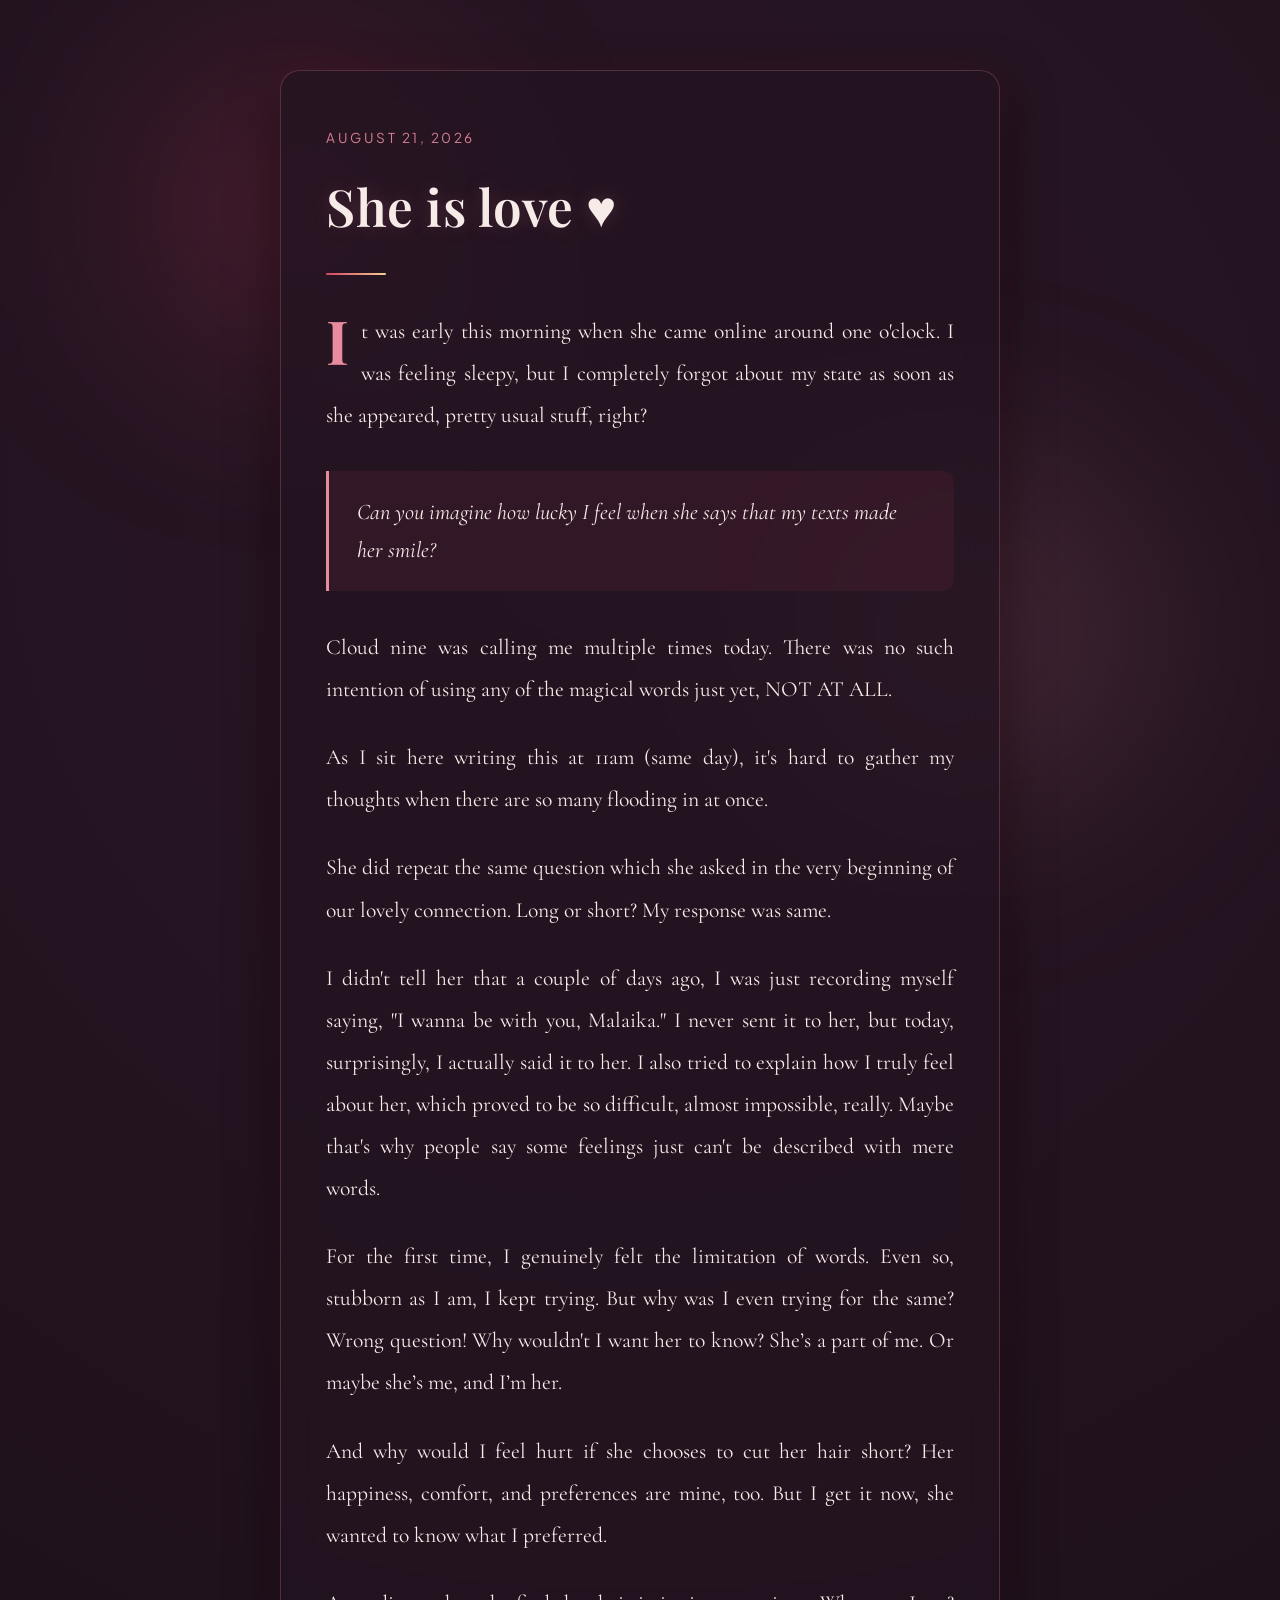
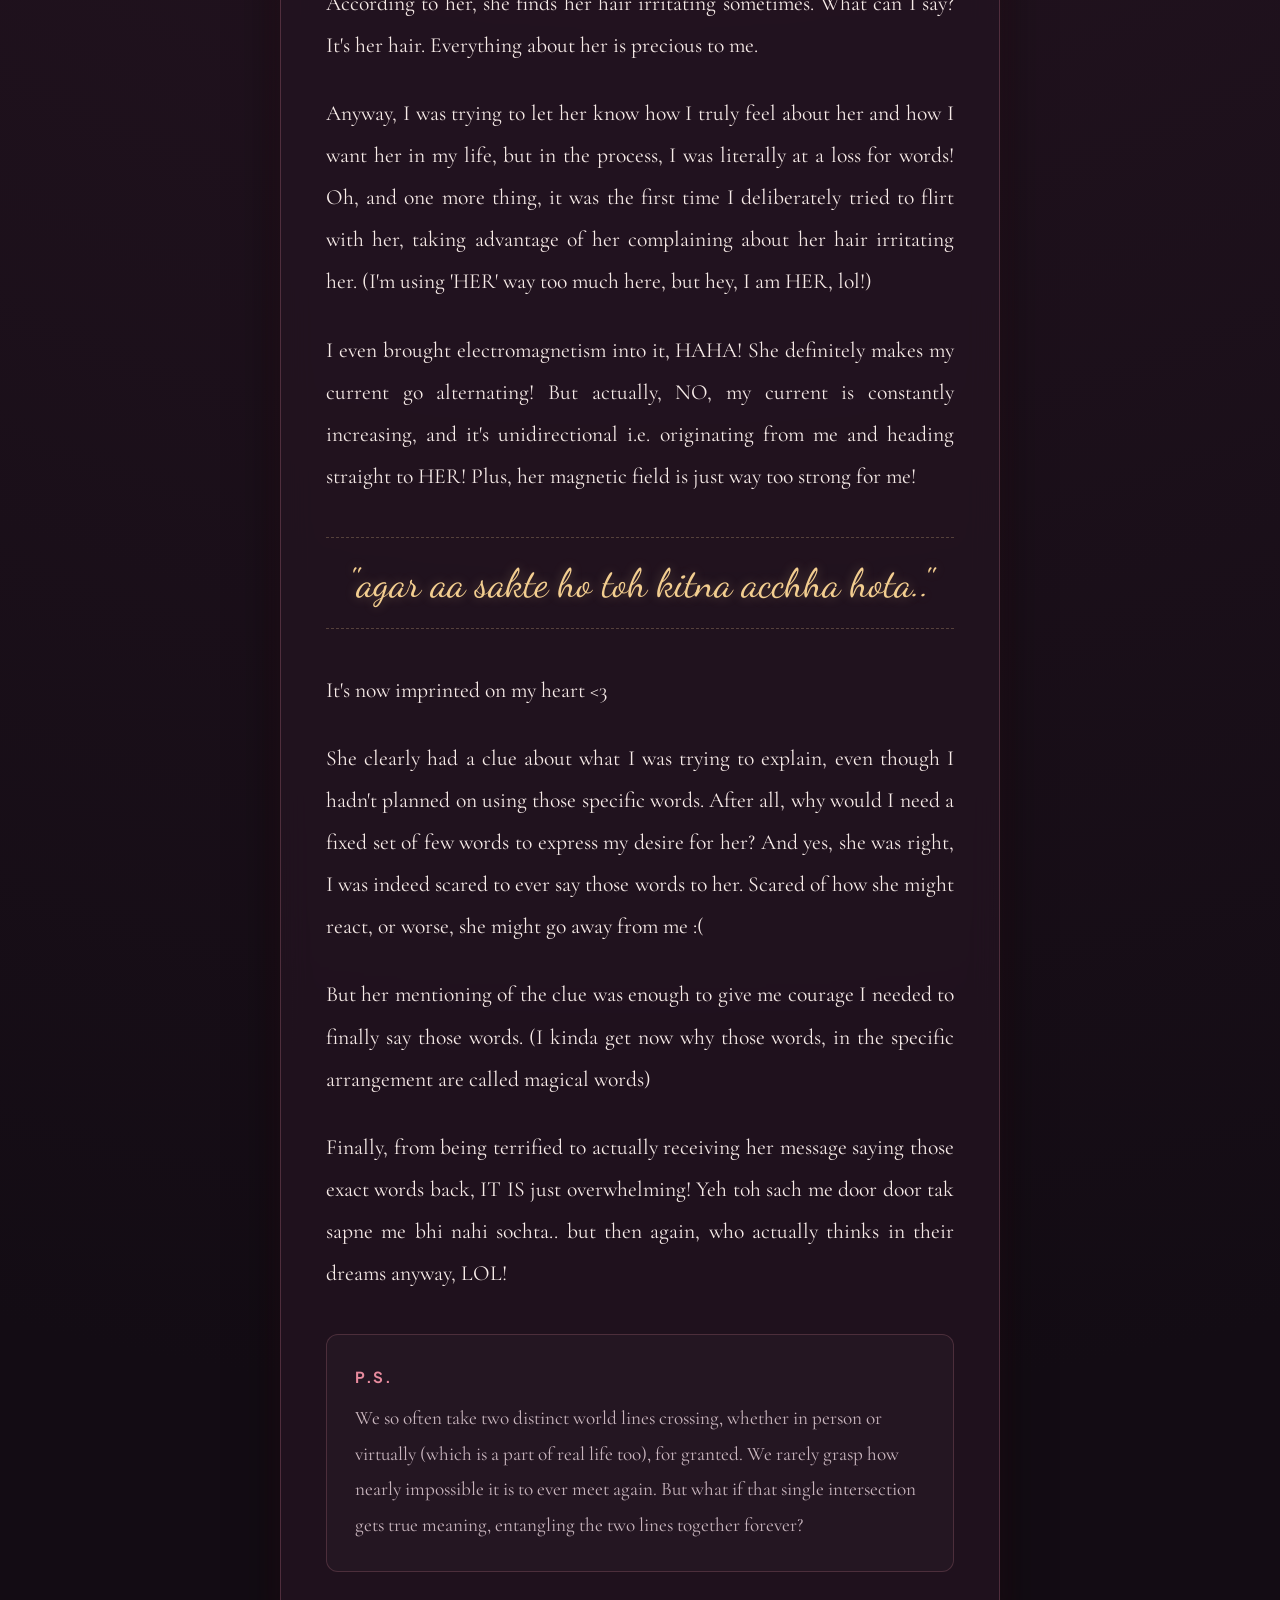
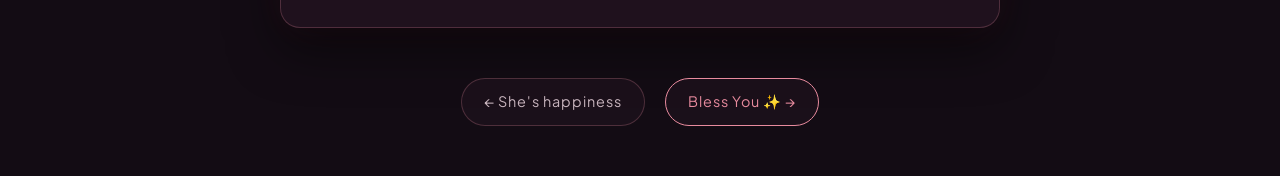
<file: sheislove.html>
<!DOCTYPE html>
<html lang="en">
<head>
  <meta charset="UTF-8">
  <meta name="viewport" content="width=device-width, initial-scale=1.0">
  <title>She is love ♥</title>
  
  <link rel="preconnect" href="https://fonts.googleapis.com">
  <link rel="preconnect" href="https://fonts.gstatic.com" crossorigin>
  <link href="https://fonts.googleapis.com/css2?family=Cormorant+Garamond:ital,wght@0,400;0,600;1,400;1,600&family=Dancing+Script:wght@600;700&family=Playfair+Display:ital,wght@0,600;1,400&family=Plus+Jakarta+Sans:wght@300;400;500&display=swap" rel="stylesheet">
  
  <style>
    :root {
      --bg-gradient: radial-gradient(circle at 50% 15%, #2a1625 0%, #130c14 85%);
      --card-bg: rgba(35, 20, 32, 0.78);
      --border-glow: rgba(224, 130, 150, 0.25);
      --text-main: #f7ebe8;
      --text-muted: #c9b5be;
      --accent-pink: #e88b9e;
      --accent-crimson: #d64563;
      --accent-gold: #f3ce90;
      --serif-font: 'Playfair Display', serif;
      --body-font: 'Cormorant Garamond', serif;
      --cursive-font: 'Dancing Script', cursive;
      --sans-font: 'Plus Jakarta Sans', sans-serif;
    }

    * {
      margin: 0;
      padding: 0;
      box-sizing: border-box;
    }

    body {
      background: #130c14;
      background-image: var(--bg-gradient);
      color: var(--text-main);
      font-family: var(--body-font);
      min-height: 100vh;
      display: flex;
      flex-direction: column;
      align-items: center;
      justify-content: flex-start;
      padding: 50px 20px;
      position: relative;
      overflow-x: hidden;
      line-height: 1.8;
    }

    .glow-orb {
      position: fixed;
      border-radius: 50%;
      filter: blur(100px);
      pointer-events: none;
      z-index: 1;
    }

    .orb-1 {
      width: 320px;
      height: 320px;
      background: rgba(214, 69, 99, 0.18);
      top: 5%;
      left: 10%;
    }

    .orb-2 {
      width: 350px;
      height: 350px;
      background: rgba(232, 139, 158, 0.14);
      bottom: 10%;
      right: 10%;
    }

    .love-card {
      background: var(--card-bg);
      backdrop-filter: blur(16px);
      -webkit-backdrop-filter: blur(16px);
      border: 1px solid var(--border-glow);
      border-radius: 20px;
      max-width: 720px;
      width: 100%;
      padding: 55px 45px;
      margin-top: 20px;
      box-shadow: 0 20px 50px rgba(0, 0, 0, 0.5), 0 0 30px rgba(214, 69, 99, 0.1);
      position: relative;
      z-index: 2;
    }

    .header-tag {
      font-family: var(--sans-font);
      font-size: 0.85rem;
      letter-spacing: 2.5px;
      text-transform: uppercase;
      color: var(--accent-pink);
      opacity: 0.9;
      display: block;
      margin-bottom: 10px;
    }

    .main-title {
      font-family: var(--serif-font);
      font-size: 3.2rem;
      font-weight: 600;
      color: var(--text-main);
      margin-bottom: 20px;
      letter-spacing: 0.5px;
      text-shadow: 0 0 20px rgba(232, 139, 158, 0.2);
    }

    .header-divider {
      width: 60px;
      height: 2px;
      background: linear-gradient(90deg, var(--accent-crimson), var(--accent-gold));
      margin-bottom: 35px;
      border-radius: 2px;
    }

    .p-text {
      font-size: 1.35rem;
      color: var(--text-main);
      margin-bottom: 26px;
      text-align: justify;
      line-height: 1.95;
    }

    .p-text.dropcap::first-letter {
      font-family: var(--serif-font);
      font-size: 3.8rem;
      float: left;
      margin-right: 12px;
      line-height: 0.85;
      color: var(--accent-pink);
      font-weight: 700;
      margin-top: 4px;
    }

    .quote-box {
      background: rgba(214, 69, 99, 0.08);
      border-left: 3px solid var(--accent-pink);
      padding: 22px 28px;
      border-radius: 0 12px 12px 0;
      margin: 35px 0;
    }

    .quote-box p {
      font-family: var(--body-font);
      font-size: 1.4rem;
      font-style: italic;
      color: var(--text-main);
      margin: 0;
      line-height: 1.7;
    }

    .imprinted-line {
      font-family: var(--cursive-font);
      font-size: 2.5rem;
      color: var(--accent-gold);
      text-align: center;
      margin: 40px 0;
      line-height: 1.5;
      text-shadow: 0 0 12px rgba(243, 206, 144, 0.3);
      padding: 15px 0;
      border-top: 1px dashed rgba(243, 206, 144, 0.25);
      border-bottom: 1px dashed rgba(243, 206, 144, 0.25);
    }

    .ps-block {
      font-size: 1.2rem;
      line-height: 1.85;
      color: var(--text-muted);
      background: rgba(255, 255, 255, 0.025);
      padding: 28px;
      border-radius: 12px;
      border: 1px solid rgba(232, 139, 158, 0.2);
      margin-top: 40px;
    }

    .ps-block strong {
      color: var(--accent-pink);
      font-family: var(--sans-font);
      font-size: 0.95rem;
      letter-spacing: 1.5px;
      display: block;
      margin-bottom: 10px;
    }

    .page-footer {
      margin-top: 50px;
      text-align: center;
      z-index: 2;
    }

    .nav-links {
      display: flex;
      justify-content: center;
      align-items: center;
      gap: 20px;
      flex-wrap: wrap;
    }

    .nav-btn {
      color: var(--text-muted);
      text-decoration: none;
      font-family: var(--sans-font);
      font-size: 0.9rem;
      letter-spacing: 1px;
      padding: 10px 22px;
      border-radius: 25px;
      border: 1px solid rgba(232, 139, 158, 0.25);
      transition: all 0.3s ease;
      background: rgba(35, 20, 32, 0.5);
    }

    .nav-btn:hover {
      color: var(--accent-pink);
      border-color: var(--accent-pink);
      box-shadow: 0 0 15px rgba(232, 139, 158, 0.2);
      background: rgba(214, 69, 99, 0.1);
    }

    @media (max-width: 600px) {
      .love-card {
        padding: 35px 22px;
      }
      .main-title {
        font-size: 2.4rem;
      }
      .p-text {
        font-size: 1.2rem;
      }
      .imprinted-line {
        font-size: 2rem;
      }
    }
  </style>
</head>
<body>

  <div class="glow-orb orb-1"></div>
  <div class="glow-orb orb-2"></div>

  <main class="love-card">
    
    <span class="header-tag">August 21, 2026</span>
    <h1 class="main-title">She is love ♥</h1>
    <div class="header-divider"></div>

    <p class="p-text dropcap">
      It was early this morning when she came online around one o'clock. I was feeling sleepy, but I completely forgot about my state as soon as she appeared, pretty usual stuff, right?
    </p>

    <div class="quote-box">
      <p>
        Can you imagine how lucky I feel when she says that my texts made her smile?
      </p>
    </div>

    <p class="p-text">
      Cloud nine was calling me multiple times today. There was no such intention of using any of the magical words just yet, NOT AT ALL.
    </p>

    <p class="p-text">
      As I sit here writing this at 11am (same day), it's hard to gather my thoughts when there are so many flooding in at once.
    </p>

    <p class="p-text">
      She did repeat the same question which she asked in the very beginning of our lovely connection. Long or short? My response was same.
    </p>

    <p class="p-text">
      I didn't tell her that a couple of days ago, I was just recording myself saying, "I wanna be with you, Malaika." I never sent it to her, but today, surprisingly, I actually said it to her. I also tried to explain how I truly feel about her, which proved to be so difficult, almost impossible, really. Maybe that's why people say some feelings just can't be described with mere words.
    </p>

    <p class="p-text">
      For the first time, I genuinely felt the limitation of words. Even so, stubborn as I am, I kept trying. But why was I even trying for the same? Wrong question! Why wouldn't I want her to know? She’s a part of me. Or maybe she’s me, and I’m her.
    </p>

    <p class="p-text">
      And why would I feel hurt if she chooses to cut her hair short? Her happiness, comfort, and preferences are mine, too. But I get it now, she wanted to know what I preferred.
    </p>

    <p class="p-text">
      According to her, she finds her hair irritating sometimes. What can I say? It's her hair. Everything about her is precious to me.
    </p>

    <p class="p-text">
      Anyway, I was trying to let her know how I truly feel about her and how I want her in my life, but in the process, I was literally at a loss for words! Oh, and one more thing, it was the first time I deliberately tried to flirt with her, taking advantage of her complaining about her hair irritating her. (I'm using 'HER' way too much here, but hey, I am HER, lol!)
    </p>

    <p class="p-text">
      I even brought electromagnetism into it, HAHA! She definitely makes my current go alternating! But actually, NO, my current is constantly increasing, and it's unidirectional i.e. originating from me and heading straight to HER! Plus, her magnetic field is just way too strong for me!
    </p>

    <div class="imprinted-line">
      "agar aa sakte ho toh kitna acchha hota.."
    </div>

    <p class="p-text">
      It's now imprinted on my heart &lt;3
    </p>

    <p class="p-text">
      She clearly had a clue about what I was trying to explain, even though I hadn't planned on using those specific words. After all, why would I need a fixed set of few words to express my desire for her? And yes, she was right, I was indeed scared to ever say those words to her. Scared of how she might react, or worse, she might go away from me :(
    </p>

    <p class="p-text">
      But her mentioning of the clue was enough to give me courage I needed to finally say those words. (I kinda get now why those words, in the specific arrangement are called magical words)
    </p>

    <p class="p-text">
      Finally, from being terrified to actually receiving her message saying those exact words back, IT IS just overwhelming! Yeh toh sach me door door tak sapne me bhi nahi sochta.. but then again, who actually thinks in their dreams anyway, LOL!
    </p>

    <div class="ps-block">
      <strong>P.S.</strong>
      We so often take two distinct world lines crossing, whether in person or virtually (which is a part of real life too), for granted. We rarely grasp how nearly impossible it is to ever meet again. But what if that single intersection gets true meaning, entangling the two lines together forever?
    </div>

  </main>

  <footer class="page-footer">
    <div class="nav-links">
      <a href="20-aug-2026.html" class="nav-btn">← She's happiness</a>
      <a href="bless-you.html" class="nav-btn" style="border-color: var(--accent-pink); color: var(--accent-pink);">Bless You ✨ →</a>
    </div>
  </footer>

  <script>
    document.addEventListener("DOMContentLoaded", () => {
      const heartSymbols = ["💖", "💗", "✨", "💕", "🌸"];

      function createFloatingHeart() {
        const heart = document.createElement("div");
        heart.innerHTML = heartSymbols[Math.floor(Math.random() * heartSymbols.length)];
        heart.style.position = "fixed";
        heart.style.bottom = "-25px";
        heart.style.left = Math.random() * 100 + "vw";
        heart.style.fontSize = Math.random() * 12 + 12 + "px";
        heart.style.opacity = Math.random() * 0.6 + 0.2;
        heart.style.pointerEvents = "none";
        heart.style.zIndex = "9999";
        heart.style.animation = "floatHeart " + (Math.random() * 4 + 6) + "s linear forwards";
        document.body.appendChild(heart);

        setTimeout(() => { heart.remove(); }, 10000);
      }

      setInterval(createFloatingHeart, 1800);
    });
  </script>

  <style>
    @keyframes floatHeart {
      0% {
        transform: translateY(0) rotate(0deg) scale(0.8);
        opacity: 0;
      }
      20% {
        opacity: 0.7;
      }
      80% {
        opacity: 0.7;
      }
      100% {
        transform: translateY(-108vh) rotate(360deg) scale(1.2);
        opacity: 0;
      }
    }
  </style>

</body>
</html>
</file>
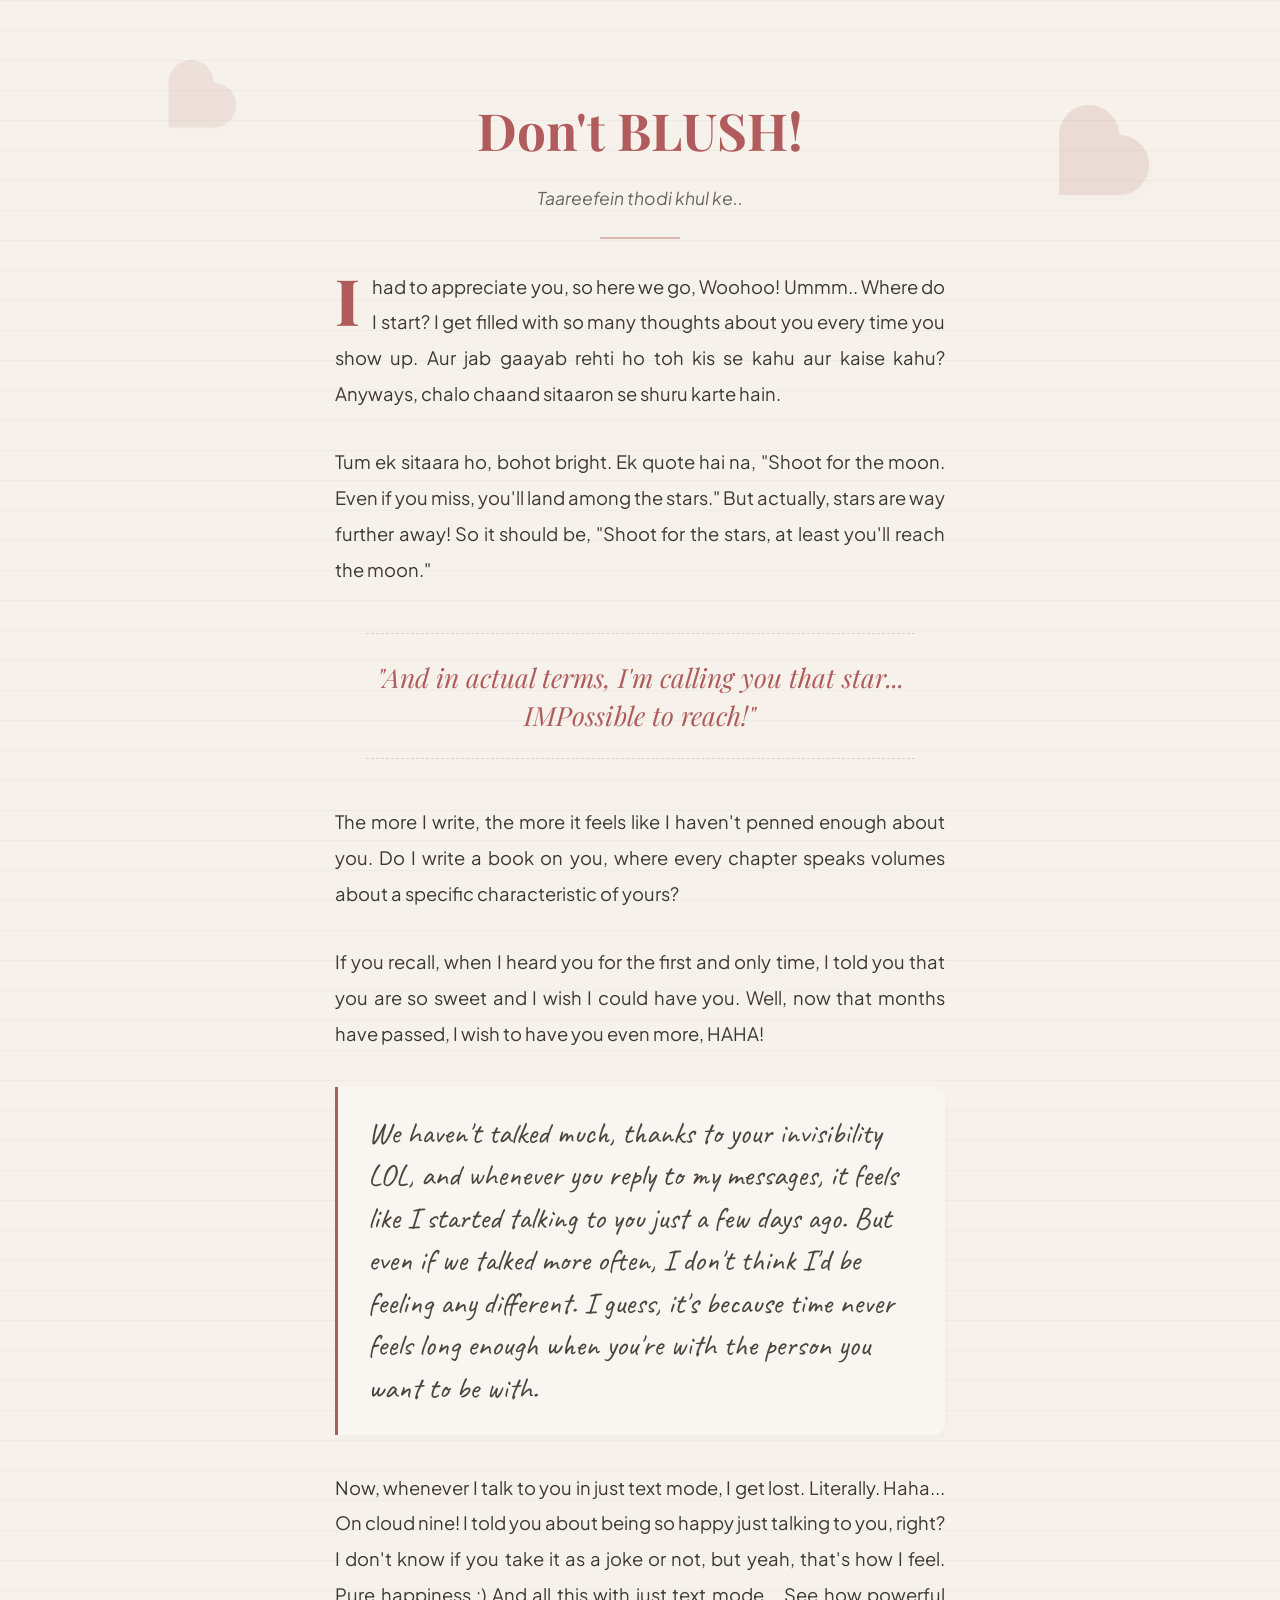
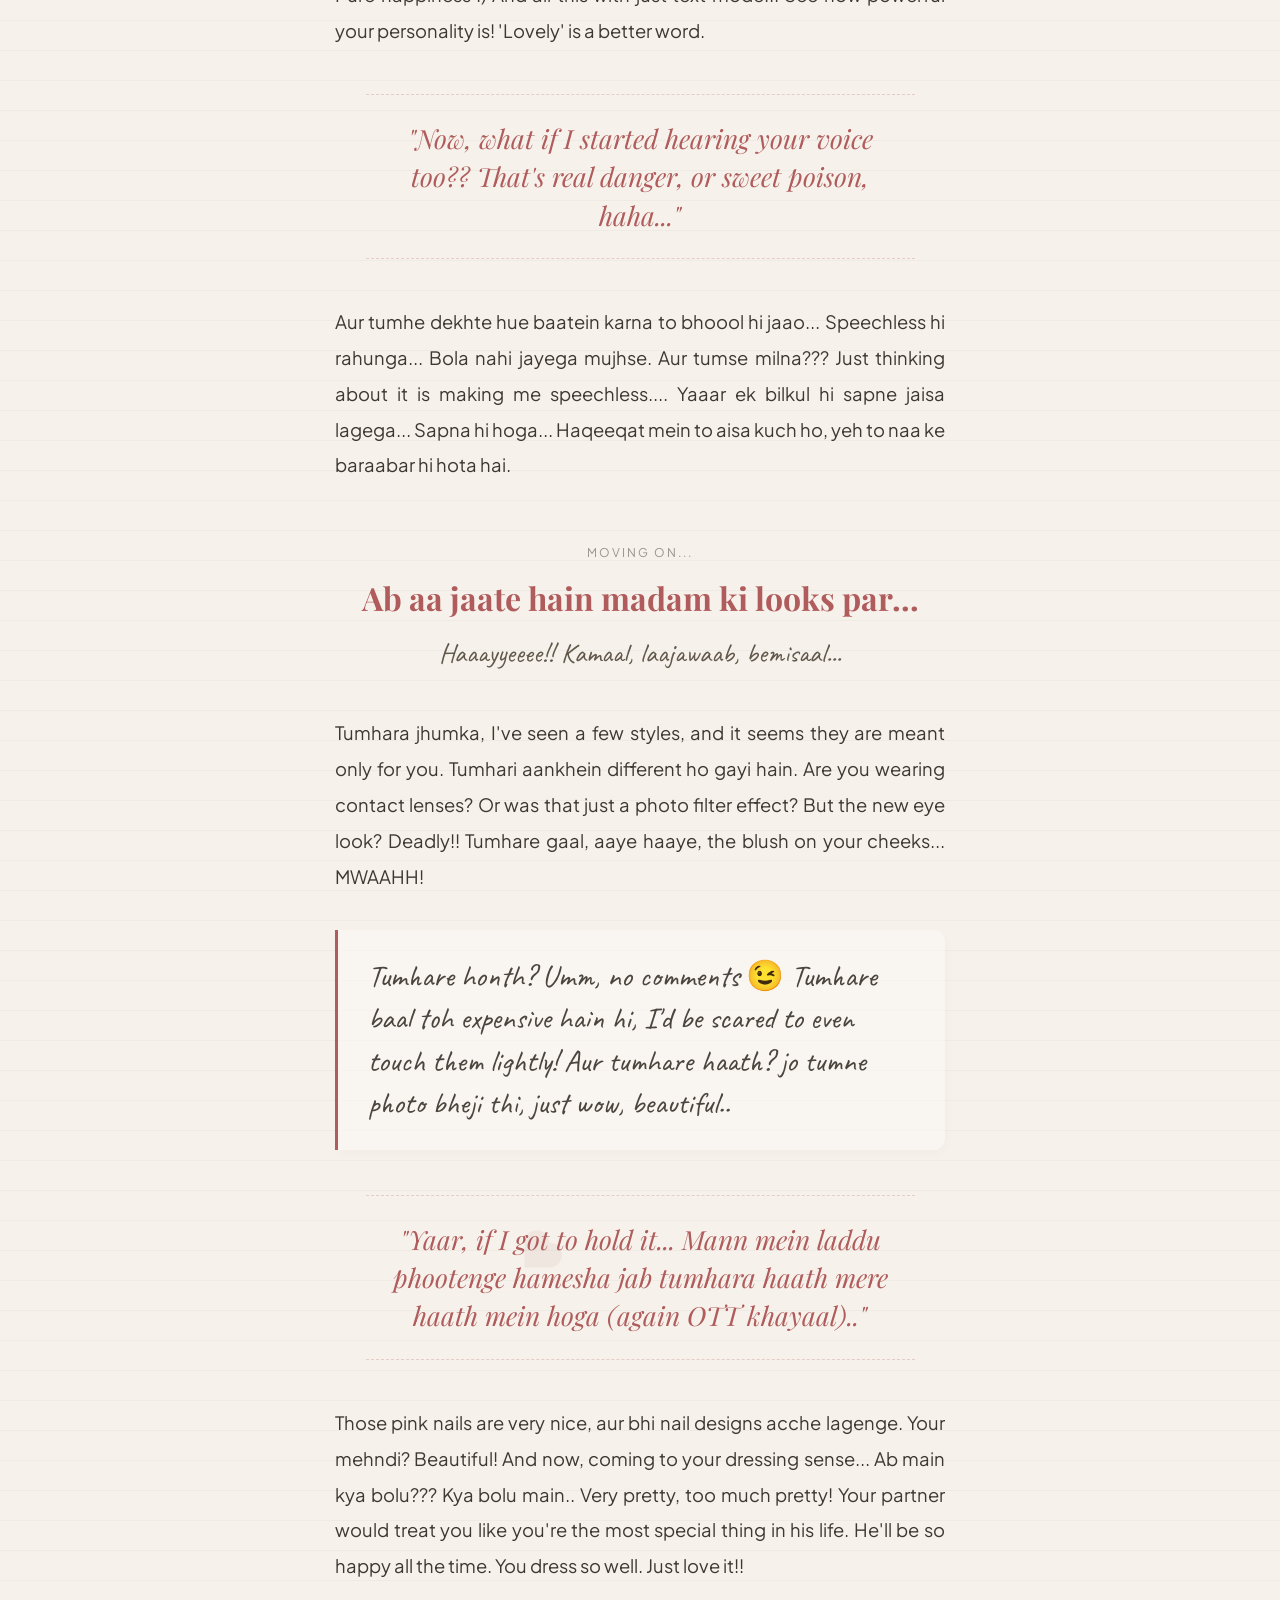
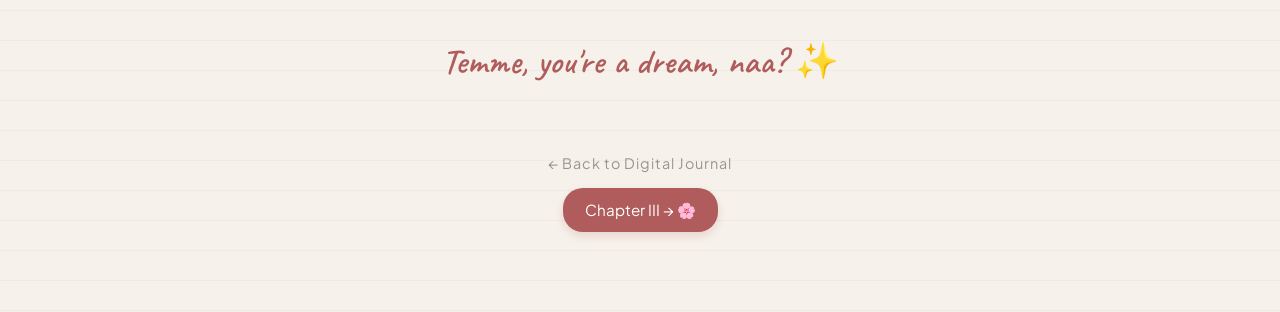
<file: taareefein.html>
<!DOCTYPE html>
<html lang="en">
<head>
    <meta charset="UTF-8">
    <meta name="viewport" content="width=device-width, initial-scale=1.0">
    <title>Taareefein thodi khul ke.. 🌸</title>
    <link rel="preconnect" href="https://fonts.googleapis.com">
    <link rel="preconnect" href="https://fonts.gstatic.com" crossorigin>
    <link href="https://fonts.googleapis.com/css2?family=Caveat:wght@400..700&family=Playfair+Display:ital,wght@0,400..900;1,400..900&family=Plus+Jakarta+Sans:wght@300;400;500&display=swap" rel="stylesheet">
    <link rel="stylesheet" href="style.css">
</head>
<body class="article-page">

    <div class="paper-heart heart-1"></div>
    <div class="paper-heart heart-3"></div>
    <div class="paper-heart heart-5"></div>

    <header class="article-header">
        <h1 class="main-heading">Don't BLUSH!</h1>
        <p class="article-subtitle">Taareefein thodi khul ke..</p>
        <div class="header-divider"></div>
    </header>

    <main class="article-wrapper">
        
        <p class="paragraph editorial dropcap">
            I had to appreciate you, so here we go, Woohoo! Ummm.. Where do I start? I get filled with so many thoughts about you every time you show up. Aur jab gaayab rehti ho toh kis se kahu aur kaise kahu? Anyways, chalo chaand sitaaron se shuru karte hain. 
        </p>

        <p class="paragraph editorial">
            Tum ek sitaara ho, bohot bright. Ek quote hai na, "Shoot for the moon. Even if you miss, you'll land among the stars." But actually, stars are way further away! So it should be, "Shoot for the stars, at least you'll reach the moon." 
        </p>

        <!-- Big Typography Callout for Impact -->
        <div class="highlight-phrase">
            "And in actual terms, I'm calling you that star... IMPossible to reach!"
        </div>

        <p class="paragraph editorial">
            The more I write, the more it feels like I haven't penned enough about you. Do I write a book on you, where every chapter speaks volumes about a specific characteristic of yours?
        </p>

        <p class="paragraph editorial">
            If you recall, when I heard you for the first and only time, I told you that you are so sweet and I wish I could have you. Well, now that months have passed, I wish to have you even more, HAHA!
        </p>

        <div class="handwritten-block">
            We haven't talked much, thanks to your invisibility LOL, and whenever you reply to my messages, it feels like I started talking to you just a few days ago. But even if we talked more often, I don't think I'd be feeling any different. I guess, it's because time never feels long enough when you're with the person you want to be with.
        </div>

        <p class="paragraph editorial">
            Now, whenever I talk to you in just text mode, I get lost. Literally. Haha... On cloud nine! I told you about being so happy just talking to you, right? I don't know if you take it as a joke or not, but yeah, that's how I feel. Pure happiness :) And all this with just text mode... See how powerful your personality is! 'Lovely' is a better word.
        </p>

        <div class="highlight-phrase">
            "Now, what if I started hearing your voice too?? That's real danger, or sweet poison, haha..."
        </div>

        <p class="paragraph editorial">
            Aur tumhe dekhte hue baatein karna to bhoool hi jaao... Speechless hi rahunga... Bola nahi jayega mujhse. Aur tumse milna??? Just thinking about it is making me speechless.... Yaaar ek bilkul hi sapne jaisa lagega... Sapna hi hoga... Haqeeqat mein to aisa kuch ho, yeh to naa ke baraabar hi hota hai.
        </p>

        <div class="looks-section-break">
            <span class="small-tag">Moving on...</span>
            <h2 class="sub-heading">Ab aa jaate hain madam ki looks par...</h2>
            <p class="sigh-text">Haaayyeeee!! Kamaal, laajawaab, bemisaal...</p>
        </div>

        <p class="paragraph editorial">
            Tumhara jhumka, I've seen a few styles, and it seems they are meant only for you. Tumhari aankhein different ho gayi hain. Are you wearing contact lenses? Or was that just a photo filter effect? But the new eye look? Deadly!! Tumhare gaal, aaye haaye, the blush on your cheeks... MWAAHH! 
        </p>

        <div class="handwritten-block">
            Tumhare honth? Umm, no comments 😉 Tumhare baal toh expensive hain hi, I'd be scared to even touch them lightly! Aur tumhare haath? jo tumne photo bheji thi, just wow, beautiful.. 
        </div>

        <div class="highlight-phrase">
            "Yaar, if I got to hold it... Mann mein laddu phootenge hamesha jab tumhara haath mere haath mein hoga (again OTT khayaal).."
        </div>

        <p class="paragraph editorial">
            Those pink nails are very nice, aur bhi nail designs acche lagenge. Your mehndi? Beautiful! And now, coming to your dressing sense... Ab main kya bolu??? Kya bolu main.. Very pretty, too much pretty! Your partner would treat you like you're the most special thing in his life. He'll be so happy all the time. You dress so well. Just love it!!
        </p>

        <p class="final-question">
            Temme, you're a dream, naa? ✨
        </p>

    </main>

    <footer class="article-footer">
  <a href="index.html" class="back-home-btn">← Back to Digital Journal</a>
  <div style="margin-top: 12px; text-align: center;">
    <a href="khwaab-o-haqeeqat.html" class="read-more-btn">Chapter III → 🌸</a>
  </div>
</footer>

    <script src="script.js"></script> 
</body>
</html>
</file>
<file: style.css>
/* Color Palette & Base Reset */
:root {
    --bg-color: #f6f2eb;      /* Soft warm cream */
    --paper-color: #fbf9f6;   /* Inside paper color */
    --text-dark: #3e3830;     /* Soft dark brown charcoal */
    --accent-red: #b05c5c;    /* Soft dusty rose */
    --tape-color: rgba(228, 212, 179, 0.45); /* Semi-transparent washi tape */
    --primary-font: 'Plus Jakarta Sans', sans-serif;
    --cursive-font: 'Caveat', cursive;
    --heading-font: 'Playfair Display', serif;
}

* {
    margin: 0;
    padding: 0;
    box-sizing: border-box;
}

body {
    background-color: var(--bg-color);
    color: var(--text-dark);
    font-family: var(--primary-font);
    /* Subtle horizontal notebook lines background */
    background-image: linear-gradient(rgba(0, 0, 0, 0.03) 1px, transparent 1px);
    background-size: 100% 30px;
    line-height: 1.6;
    overflow-x: hidden;
}

/* Journal Cover */
.journal-cover {
    display: flex;
    flex-direction: column;
    justify-content: center;
    align-items: center;
    height: 100vh;
    text-align: center;
    padding: 20px;
    position: relative;
    background-color: #efeae0;
    border-bottom: 2px dashed #dcd5c9;
}

.cursive-title {
    font-family: var(--cursive-font);
    font-size: 4rem;
    color: var(--accent-red);
    margin-bottom: 10px;
}

.subtitle {
    font-family: var(--heading-font);
    font-size: 1.2rem;
    font-style: italic;
    max-width: 500px;
}

.scroll-down {
    margin-top: 40px;
    font-size: 0.9rem;
    letter-spacing: 2px;
    text-transform: uppercase;
    opacity: 0.6;
    animation: bounce 2s infinite;
}

/* Washi Tape Effect */
.tape {
    position: absolute;
    width: 120px;
    height: 35px;
    background-color: var(--tape-color);
    box-shadow: 0 1px 3px rgba(0,0,0,0.05);
}
.top-tape {
    top: 30px;
    transform: rotate(-3deg);
}

/* Scrapbook Page Layout */
.scrapbook-page {
    max-width: 800px;
    margin: 0 auto;
    padding: 60px 20px;
}

/* Journal Entry text block */
.journal-entry {
    background: var(--paper-color);
    padding: 30px;
    border-radius: 8px;
    box-shadow: 0 4px 15px rgba(0,0,0,0.04);
    margin-bottom: 50px;
    border: 1px solid #efeae0;
    position: relative;
}

.date {
    font-family: var(--cursive-font);
    font-size: 1.4rem;
    color: var(--accent-red);
    display: block;
    margin-bottom: 10px;
}

.entry-text {
    font-size: 1.1rem;
    line-height: 1.8;
}

/* Section Headings */
.section-title {
    font-family: var(--heading-font);
    text-align: center;
    margin-bottom: 40px;
    font-size: 2rem;
    position: relative;
}

/* Polaroid Grid & Items */
.gallery-grid {
    display: grid;
    grid-template-columns: repeat(auto-fit, minmax(220px, 1fr));
    gap: 30px;
    margin-bottom: 60px;
}

.polaroid {
    background: #fff;
    padding: 15px 15px 35px 15px;
    box-shadow: 0 8px 16px rgba(0,0,0,0.08);
    border: 1px solid #eaeaea;
    transition: transform 0.4s ease, box-shadow 0.4s ease;
    cursor: pointer;
    position: relative;
}

/* Rotating polaroids to look scattered */
.rotate-left { transform: rotate(-4deg); }
.rotate-right { transform: rotate(5deg); }
.rotate-left-slight { transform: rotate(-2deg); }

.polaroid:hover {
    transform: rotate(0deg) scale(1.05);
    box-shadow: 0 12px 24px rgba(0,0,0,0.15);
    z-index: 10;
}

.photo-container {
    width: 100%;
    aspect-ratio: 1; /* Makes it a square */
    overflow: hidden;
    background: #e0e0e0;
}

.photo-container img {
    width: 100%;
    height: 100%;
    object-fit: cover;
}

.caption {
    font-family: var(--cursive-font);
    font-size: 1.5rem;
    text-align: center;
    margin-top: 15px;
    color: #555;
}

.tape-piece {
    position: absolute;
    top: -15px;
    left: 30%;
    width: 70px;
    height: 25px;
    background: rgba(228, 212, 179, 0.6);
    transform: rotate(-10deg);
}

/* Lined Paper Section */
.lined-paper {
    background: #fff;
    border-left: 20px solid #efeae0; /* Notebook edge margin */
    padding: 30px;
    box-shadow: 0 4px 15px rgba(0,0,0,0.04);
    background-image: linear-gradient(#b4d5e7 1px, transparent 1px); /* Pale blue lines */
    background-size: 100% 35px;
    margin-bottom: 60px;
}

.paper-header {
    font-family: var(--heading-font);
    margin-bottom: 25px;
    color: var(--accent-red);
}

.love-list {
    list-style: none;
    padding-left: 10px;
}

.love-list li {
    font-family: var(--cursive-font);
    font-size: 1.6rem;
    line-height: 35px; /* Aligns list items roughly with the background lines */
    margin-bottom: 0px;
}

/* Interactive Envelope Styling */
.envelope-section {
    text-align: center;
    margin-bottom: 80px;
}

.tap-hint {
    font-size: 0.9rem;
    opacity: 0.6;
    margin-bottom: 20px;
}

.envelope-wrapper {
    position: relative;
    width: 280px;
    height: 180px;
    background-color: #e5dec9;
    margin: 40px auto;
    border-radius: 4px;
    cursor: pointer;
    box-shadow: 0 8px 16px rgba(0,0,0,0.1);
    pointer-events: auto; 
    touch-action: manipulation; /* removes double-tap delay on mobile */
    -webkit-tap-highlight-color: transparent; /* Removes the tap flash on iOS */
}

.envelope {
    position: relative;
    width: 100%;
    height: 100%;
}

.envelope .flap {
    position: absolute;
    top: 0;
    left: 0;
    width: 0;
    height: 0;
    border-left: 140px solid transparent;
    border-right: 140px solid transparent;
    border-top: 90px solid #d4cca6;
    transform-origin: top;
    transition: transform 0.4s ease 0.4s, z-index 0.2s ease 0.4s;
    z-index: 3;
}

.envelope .pocket {
    position: absolute;
    bottom: 0;
    left: 0;
    width: 0;
    height: 0;
    border-left: 140px solid #e1d8b6;
    border-right: 140px solid #e1d8b6;
    border-bottom: 90px solid #dcd3b0;
    border-radius: 0 0 4px 4px;
    z-index: 2;
}

.letter {
    position: absolute;
    bottom: 5px;
    left: 10px;
    width: 260px;
    height: 160px;
    background: #fff;
    padding: 15px;
    border-radius: 4px;
    box-shadow: 0 2px 5px rgba(0,0,0,0.1);
    transition: transform 0.4s ease, z-index 0s ease 0.4s;
    z-index: 1;
    overflow: hidden;
}

.letter-content {
    font-size: 0.8rem;
    text-align: left;
}

.letter-content .cursive-title {
    font-size: 1.4rem;
    margin-bottom: 5px;
}

.letter-content p {
    font-family: var(--primary-font);
    line-height: 1.4;
    margin-bottom: 8px;
    color: #555;
}

.signature {
    font-family: var(--cursive-font) !important;
    font-size: 1.2rem !important;
    text-align: right;
    color: var(--accent-red) !important;
}

/* Opened Envelope State */
.envelope-wrapper.open .flap {
    transform: rotateX(180deg);
    z-index: 1;
    transition: transform 0.4s ease, z-index 0.2s ease;
}

.envelope-wrapper.open .letter {
    transform: translateY(-120px); /* Lift it slightly higher so it clears the pocket */
    z-index: 4;
    height: auto; 
    max-height: 400px; /* Gives it a limit but allows scrolling if text is long */
    overflow-y: auto;  /* Lets Malaika scroll the letter text on her phone if needed */
    min-height: 220px;
    box-shadow: 0 10px 20px rgba(0,0,0,0.15);
    transition: transform 0.4s ease 0.4s, z-index 0s ease 0.4s;
}

/* Footer styling */
.journal-footer {
    text-align: center;
    padding: 40px;
    background-color: #efeae0;
    border-top: 1px dashed #dcd5c9;
}

.cursive-text {
    font-family: var(--cursive-font);
    font-size: 1.4rem;
    color: #777;
}

/* Simple Animations */
@keyframes bounce {
    0%, 20%, 50%, 80%, 100% { transform: translateY(0); }
    40% { transform: translateY(-8px); }
    60% { transform: translateY(-4px); }
}

@media (max-width: 600px) {
    .cursive-title { font-size: 3rem; }
    .lined-paper { padding: 15px; border-left: 10px solid #efeae0; }
    .love-list li { font-size: 1.3rem; }
}

.custom-heart {
    color: var(--accent-red); /* Automatically uses your exact dusty rose color! */
    font-size: 1.2rem;
    display: inline-block;
    vertical-align: middle;
}

/* --- Scattered & Floating Paper Heart Design --- */

/* Base setup for the flat-cut paper heart shape */
.paper-heart {
    position: absolute;
    width: 50px;
    height: 50px;
    background-color: var(--accent-red);
    transform: rotate(-45deg);
    filter: drop-shadow(2px 4px 3px rgba(0, 0, 0, 0.1));
    pointer-events: none;
    z-index: 1;
    /* Base animation setup */
    animation-iteration-count: infinite;
    animation-timing-function: ease-in-out;
}

/* Creating the rounded lobes of the heart */
.paper-heart::before,
.paper-heart::after {
    content: "";
    position: absolute;
    width: 50px;
    height: 50px;
    background-color: var(--accent-red);
    border-radius: 50%;
}

.paper-heart::before { top: -25px; left: 0; }
.paper-heart::after { left: 25px; top: 0; }

/* --- Individual Heart Positions, Sizes, and Specific Animations --- */

/* Top Left - Slow, gentle sway */
.heart-1 {
    top: 15%;
    left: 10%;
    opacity: 0.12;
    transform: scale(0.9);
    animation: float-sway-left 7s infinite ease-in-out;
}

/* Mid Left - Faster, bouncy float */
.heart-2 {
    top: 55%;
    left: 18%;
    opacity: 0.08;
    transform: scale(0.6);
    animation: float-up-down 5s infinite ease-in-out;
}

/* Top Right - Large, slow drifting */
.heart-3 {
    top: 20%;
    right: 12%;
    opacity: 0.15;
    transform: scale(1.2);
    animation: float-sway-right 9s infinite ease-in-out;
}

/* Mid Right - Relaxed float */
.heart-4 {
    bottom: 35%;
    right: 8%;
    opacity: 0.1;
    transform: scale(0.8);
    animation: float-up-down 6.5s infinite ease-in-out;
}

/* Bottom Center-Left - Tiny subtle accent */
.heart-5 {
    bottom: 18%;
    left: 40%;
    opacity: 0.07;
    transform: scale(0.5);
    animation: float-sway-left 8s infinite ease-in-out;
}

/* --- Floating Animation Keyframes --- */

/* 1. Gentle Up and Down drifting */
@keyframes float-up-down {
    0%, 100% { transform: translateY(0) rotate(-45deg); }
    50% { transform: translateY(-15px) rotate(-42deg); }
}

/* 2. Left side swaying & rotating slightly */
@keyframes float-sway-left {
    0%, 100% { transform: translate(0, 0) rotate(-35deg); }
    50% { transform: translate(-10px, -20px) rotate(-40deg); }
}

/* 3. Right side swaying & rotating slightly */
@keyframes float-sway-right {
    0%, 100% { transform: translate(0, 0) rotate(-55deg); }
    50% { transform: translate(10px, -15px) rotate(-50deg); }
}

/* Keep header elements perfectly layered on top */
.cursive-title, .subtitle, .scroll-down {
    position: relative;
    z-index: 2;
}

/* ==========================================================================
   ARTICLE PAGE SPECIFIC STYLES ("Taareefein thodi khul ke..")
   ========================================================================== */

.article-page {
    background-color: var(--bg-color);
    display: flex;
    flex-direction: column;
    align-items: center;
    position: relative;
    width: 100%;
}

/* Repositioning the hearts specifically for the article page so they don't get buried */
.article-page .heart-1 {
    top: 80px;
    left: 8%;
}

.article-page .heart-3 {
    top: 140px;
    right: 8%;
}

.article-header {
    text-align: center;
    padding: 90px 20px 30px 20px;
    max-width: 800px;
    z-index: 2;
}

.main-heading {
    font-family: var(--heading-font);
    font-size: 3.2rem;
    color: var(--accent-red);
    font-weight: 700;
    margin-bottom: 12px;
}

.article-subtitle {
    font-family: var(--primary-font);
    font-size: 1.1rem;
    font-style: italic;
    opacity: 0.75;
    color: var(--text-dark);
}

.header-divider {
    width: 80px;
    height: 1.5px;
    background-color: var(--accent-red);
    margin: 25px auto 0 auto;
    opacity: 0.4;
}

.article-wrapper {
    max-width: 660px; /* Slightly compact for maximum readability focus */
    padding: 0 25px;
    margin-bottom: 60px;
    z-index: 2;
}

/* Elegant Editorial Paragraphs */
.paragraph.editorial {
    font-family: var(--primary-font);
    font-size: 1.15rem;
    line-height: 1.95;
    color: var(--text-dark);
    margin-bottom: 32px;
    text-align: justify;
}

/* Dropcap for the opening letter */
.dropcap::first-letter {
    font-family: var(--heading-font);
    font-size: 4rem;
    float: left;
    margin-right: 12px;
    line-height: 0.85;
    color: var(--accent-red);
    font-weight: 800;
    margin-top: 4px;
}

/* Dynamic Callout Styling for Key Phrases */
.highlight-phrase {
    font-family: var(--heading-font);
    font-style: italic;
    font-size: 1.65rem;
    color: var(--accent-red);
    text-align: center;
    margin: 45px auto;
    max-width: 90%;
    line-height: 1.45;
    border-top: 1px dashed rgba(176, 92, 92, 0.25);
    border-bottom: 1px dashed rgba(176, 92, 92, 0.25);
    padding: 24px 10px;
}

/* Handwritten Scrapbook Breakdown Paragraphs */
.handwritten-block {
    font-family: var(--cursive-font);
    font-size: 1.9rem;
    line-height: 1.4;
    color: #4b453d;
    background-color: rgba(251, 249, 246, 0.65);
    padding: 25px 30px;
    border-left: 3px solid var(--accent-red);
    margin: 35px 0;
    border-radius: 0 12px 12px 0;
    box-shadow: 2px 4px 10px rgba(0, 0, 0, 0.02);
}

/* Section Break for Looks Breakdown */
.looks-section-break {
    text-align: center;
    margin: 60px 0 40px 0;
}

.small-tag {
    font-family: var(--primary-font);
    font-size: 0.75rem;
    text-transform: uppercase;
    letter-spacing: 2px;
    opacity: 0.5;
    display: block;
    margin-bottom: 10px;
}

.sub-heading {
    font-family: var(--heading-font);
    font-size: 2rem;
    color: var(--accent-red);
    margin-bottom: 8px;
}

.sigh-text {
    font-family: var(--cursive-font);
    font-size: 1.7rem;
    color: #61584c;
}

/* The Final Question Styling */
.final-question {
    font-family: var(--cursive-font);
    font-size: 2.2rem;
    text-align: center;
    color: var(--accent-red);
    margin-top: 50px;
    font-weight: 600;
    animation: pulse-light 3s infinite ease-in-out;
}

/* Back Button Style */
.article-footer {
    padding-bottom: 80px;
    z-index: 2;
}

.back-home-btn {
    font-family: var(--primary-font);
    text-decoration: none;
    color: var(--text-dark);
    font-size: 0.9rem;
    letter-spacing: 1px;
    opacity: 0.5;
    transition: opacity 0.3s ease, color 0.3s ease;
}

.back-home-btn:hover {
    opacity: 1;
    color: var(--accent-red);
}

/* Responsive fixes */
@media (max-width: 600px) {
    .main-heading { font-size: 2.4rem; }
    .sub-heading { font-size: 1.6rem; }
    .paragraph.editorial { text-align: left; font-size: 1.1rem; }
    .highlight-phrase { font-size: 1.35rem; }
    .handwritten-block { font-size: 1.6rem; padding: 20px; }
}

.article-page .heart-1 {
        left: 13%;
    }
    .article-page .heart-3 {
        right: 13%;
    }

@keyframes pulse-light {
    0%, 100% { opacity: 0.9; transform: scale(1); }
    50% { opacity: 1; transform: scale(1.02); }
}

/* Styling for the new article link button in the footer */
.journal-footer {
    display: flex;
    flex-direction: column;
    align-items: center;
    gap: 15px; /* Adds space between the text and the button */
}

.read-more-btn {
    display: inline-block;
    font-family: var(--primary-font);
    font-size: 0.95rem;
    color: #fff;
    background-color: var(--accent-red);
    text-decoration: none;
    padding: 10px 22px;
    border-radius: 20px;
    box-shadow: 0 4px 10px rgba(176, 92, 92, 0.2);
    transition: transform 0.3s ease, box-shadow 0.3s ease, background-color 0.3s ease;
}

.read-more-btn:hover {
    transform: translateY(-2px);
    box-shadow: 0 6px 15px rgba(176, 92, 92, 0.35);
    background-color: #a05050; /* Slightly deeper rose on hover */
}

.read-more-btn:active {
    transform: translateY(0);
}

.footer-nav-stacked {
  display: flex;
  flex-direction: column;
  align-items: center;
  gap: 16px; /* Buttons ke beech proper distance */
  margin-top: 30px;
  width: 100%;
}

.footer-nav-stacked a {
  display: inline-block;
  text-align: center;
  width: auto;
  min-width: 220px; /* Uniform button width */
}
</file>
